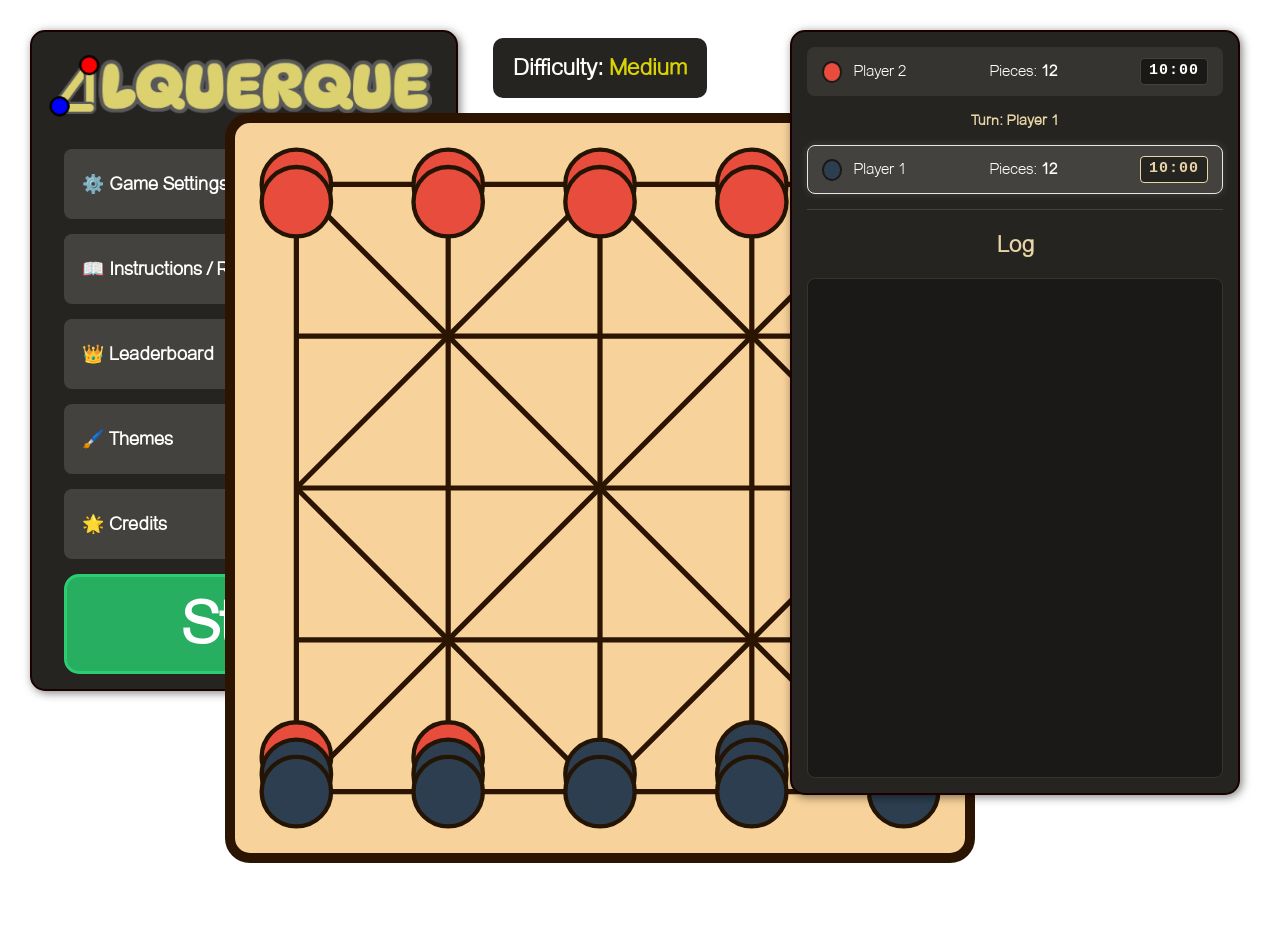
<file: index.html>
<!DOCTYPE html>
<html lang="en">
<head>
    <meta charset="UTF-8">
    <title>Alquerque</title>
    <script src="game.js" defer></script>
    <script src="ai.js" defer></script>

    
    <link rel="stylesheet" href="visuals.css">
</head>

<div class="popup-overlay" id="popup" onclick="closePopup(event)">
    <div class="popup-content" role="dialog" aria-modal="true">
        <button class="popup-close" onclick="closePopup()" aria-label="Close">✕</button>

        <div id="panel-leaderboard" class="panel">
            <h2>👑 Leaderboard</h2>
            <table class="leaderboard">
                <tr><th>Level</th><th>Human</th><th>AI</th></tr>
                <tbody id="lb-body"></tbody>
            </table>
        </div>

        <div id="panel-credits" class="panel">
            <h2>Credits</h2>

            <ul class="credits-list">

                <li>Trabalho realizado na Unidade Curricular Tecnologias Web, com o objetivo <br>
                    de desenvolver o jogo Alquerque utilizando JavaScript, CSS e html:
                </li>
                
                <li><strong>Developers:</strong> 
                    <ul>
                        <li>Simão Ribeiro - 202406281</li>
                        <li>Martim Oliveira - 202407302</li>
                        <li>Guilherme Gonçalves  - 202407276</li>
                    </ul>
                </li>
            </ul>


        </div>

        <div id="panel-settings" class="panel">
            <h2>Settings</h2>


            <label><input type="checkbox" id="hintsToggle" checked="checked"> Show possible moves</label>
            <label><input type="checkbox" id="soundToggle" checked="checked"> Sound effects</label>
            <div class="level">
                <button class="btn-easy" onclick="difficulty(1, 'Easy')">Easy</button> 
                <button class="btn-medium" onclick="difficulty(3, 'Medium')">Medium</button> 
                <button class="btn-hard" onclick="difficulty(6, 'Hard')">Hard</button> 
            </div>
            <label>Game time:
                <select onchange="setTime(this.value)">
                    <option value="5">5 min</option>
                    <option value="10" selected>10 min</option>
                    <option value="15">15 min</option>
                </select>
            </label>
        </div>

        <div id="panel-rules" class="panel">
            <h2>Rules</h2>
            
            <ul class="rules-list">
                <li><strong>Turns:</strong> Players alternate turns, making either a move or a capture.</li>
                
                <li><strong>Movement:</strong> A player can move a piece to an adjacent position if:
                    <ul>
                        <li>There is a line connecting the starting and ending positions;</li>
                        <li>The move does not step backward toward their own starting row.</li>
                    </ul>
                </li>
                
                <li><strong>Single and Multiple Captures:</strong> 
                    <ul>
                        <li>An opponent's piece is captured by jumping over it into an empty position connected by a line (jumping backward is allowed);</li>
                        <li>Pieces in the back row can capture sideways or backward;</li>
                        <li>The captured piece is removed from the board;</li>
                        <li><strong>Whenever possible, capture is mandatory.</strong></li>
                        <li><strong>Multiple captures</strong> can be made in a single turn:
                            <ul>
                                <li>Jump directions can change with each capture;</li>
                                <li>The piece <em>cannot</em> visit the same position twice;</li>
                                <li>The piece <em>cannot</em> capture the same opponent's piece twice;</li>
                                <li>Once a capture sequence begins, it is mandatory to continue capturing as long as possible.</li>
                            </ul>
                        </li>
                        <li><strong>Path Choice:</strong> If multiple alternative capture paths exist, any path may be chosen (it does not have to be the one that captures the most pieces).</li>
                    </ul>
                </li>

                <li><strong>Huff (Penalty):</strong> Occurs at the beginning of the turn, before moving or capturing, if:
                    <ul>
                        <li>The player failed to make a mandatory capture and moved a piece instead;</li>
                        <li>The player made a capture, but a multiple capture was possible.</li>
                    </ul>
                    <ul>
                        <li><strong>Penalty:</strong> The opponent can "huff" (permanently remove) 1 piece belonging to the offender;</li>
                        <li>Even if multiple pieces could have captured, only 1 piece is huffed.</li>
                    </ul>
                </li>
                <li><strong>End of the Game:</strong> The game ends and the player loses if:
                    <ul>
                        <li>They have no pieces left to play;</li>
                        <li>They have no valid moves left (neither movements nor captures).</li>
                    </ul>
                </li>

                <li><strong>Draw:</strong> The game can end in a draw by mutual agreement, for example, when:
                    <ul>
                        <li>Captures can no longer occur (pieces cannot move backward and a blocking row exists);</li>
                        <li>No captures have occurred for many turns.</li>
                    </ul>
                </li>
            </ul>
        </div>

        <div id="panel-themes" class="panel">
            <h2>Themes</h2>

            <div class="theme-section">
                <h3>Fundo</h3>  
                <div class="theme-options" id="bg-options">
                    <button class="theme-swatch bg-swatch selected" data-bg="wood"
                            style="background-image:url('https://cdn.architextures.org/textures/23/2/oak-veneermdf-none-rz7xim-1200.jpg')"
                            onclick="setBackground('wood')" title="Madeira"></button>
                    <button class="theme-swatch bg-swatch" data-bg="dark"
                            style="background:#1b1917" onclick="setBackground('dark')" title="Escuro"></button>
                    <button class="theme-swatch bg-swatch" data-bg="green"
                            style="background:#1e5a3a" onclick="setBackground('green')" title="Verde"></button>
                    <button class="theme-swatch bg-swatch" data-bg="blue"
                            style="background:linear-gradient(135deg,#1c3b5a,#3a7bd5)" onclick="setBackground('blue')" title="Azul"></button>
                </div>
                <label class="theme-custom">Imagem (URL):
                    <input type="text" id="bgUrlInput" placeholder="https://...">
                    <button class="gbtn-small" onclick="setCustomBackground()">Aplicar</button>
                </label>
            </div>

            <div class="theme-section">
                <h3>Cores das peças</h3>
                <div class="theme-options" id="piece-options">
                    <button class="theme-swatch piece-swatch selected" data-pieces="classic"
                            style="background:linear-gradient(90deg,#2c3e50 50%,#e74c3c 50%)"
                            onclick="setPieceTheme('classic')" title="Clássico"></button>
                    <button class="theme-swatch piece-swatch" data-pieces="bw"
                            style="background:linear-gradient(90deg,#111 50%,#f5f5f5 50%)"
                            onclick="setPieceTheme('bw')" title="Preto / Branco"></button>
                    <button class="theme-swatch piece-swatch" data-pieces="gold"
                            style="background:linear-gradient(90deg,#8e44ad 50%,#f1c40f 50%)"
                            onclick="setPieceTheme('gold')" title="Roxo / Dourado"></button>
                    <button class="theme-swatch piece-swatch" data-pieces="nature"
                            style="background:linear-gradient(90deg,#16a085 50%,#d35400 50%)"
                            onclick="setPieceTheme('nature')" title="Turquesa / Laranja"></button>
                </div>
                <label class="theme-custom">
                    Jogador 1 <input type="color" id="p1Color" value="#2c3e50" oninput="setCustomPieceColors()">
                    Jogador 2 <input type="color" id="p2Color" value="#e74c3c" oninput="setCustomPieceColors()">
                </label>
            </div>

            <button class="gbtn-small" onclick="resetTheme()">Repor predefinição</button>
        </div>


        <div id="panel-draw" class="panel">
            <h2>Accept Draw?</h2>
            <div class="level">
                <button class="btn-easy" onclick="endGame(null, 'Empate por acordo.')">Yes</button> 
                <button class="btn-hard" onclick="handleHumanRefusedDraw()">No</button> 
            </div>
        </div>
        <div id="panel-endGame" class="panel">
            <h2>END</h2>
            <p id="endGameMessage"></p>
            <div class="level">
                <button class="btn-easy" onclick="restartGame()">Play again</button>
                <button class="btn-hard" onclick="closePopup()">Close</button>
            </div>
        </div>
    </div>
</div>

<body>
    <!-- <h1 class="page-title"></h1>-->
    <aside class="leftSidebar">
        <div class="sidebar-header">
            <img alt="LOGO" src="AlquerqueLogo (1).png" class="logo">
            <!-- <h1>Alquerque</h1>-->
        </div>
        <div class="sidebar-buttons">
            <button class="btn" onclick="openPopup('settings')"> ⚙️ Game Settings </button>
            <button class="btn" onclick="openPopup('rules')"> 📖 Instructions / Rules </button>
            <button class="btn" onclick="showScores(); openPopup('leaderboard')"> 👑 Leaderboard </button>
            <button class="btn" onclick="openPopup('themes')"> 🖌️ Themes </button>
            <button class="btn" onclick="openPopup('credits')"> 🌟 Credits </button>

            <button class="gbtn hidden" id="end-chain-btn">End turn</button>
            <button class="gbtn hidden" id="draw-btn" onclick="openPopup('draw')">Draw</button>
            <button class="gbtn hidden" id="resign-btn" onclick="resignGame()">Resign</button>
            <button class="gbtn" id="start-btn" onclick="showPlayButtons()">Start</button>
            <button class="gbtn hidden" id="pvp-btn" onclick="startGame('pvp')">Player vs Player</button>
            <button class="gbtn hidden" id="start-ai-btn" onclick="startGame('ai')">Player vs AI</button>
        </div>
        </div>
    </aside>

    <aside class="chatSidebar">
        <div class="player-status-panel">
            <div class="player-card" id="player2-card">
                <span class="player-dot red" id="dot-p2"></span>
                <div class="player-info">
                    <span class="player-name">Player 2</span>
                    <span class="player-pieces">Pieces: <strong id="p2-count">12</strong></span>
                    <span class="player-timer" id="timer-p2">10:00</span>
                </div>
            </div>

            <div class="match-info">
                <span id="turn-indicator">Turn: Player 1</span>
            </div>

            <div class="player-card active" id="player1-card">
                <span class="player-dot dark" id="dot-p1"></span>
                <div class="player-info">
                    <span class="player-name">Player 1</span>
                    <span class="player-pieces">Pieces: <strong id="p1-count">12</strong></span>
                    <span class="player-timer" id="timer-p1">10:00</span>
                </div>
            </div>
        </div>


        <div class="chatSidebar-header">
            <h2>Log</h2>
        </div>
        <div class="chatSidebar-text" id="gameText">
        </div>
    </aside>
    
<main class="game-layout">
        <div id="difficulty-box">Difficulty: <span id="difficulty-name">Medium</span></div>
        <div class="board">
            <svg viewBox="0 0 400 400"
                xmlns="http://www.w3.org/2000/svg"
                class="board-grid">

                <!-- Linhas verticais e horizontais-->
                <path d="
                    M25 25 V375
                    M112.5 25 V375
                    M200 25 V375
                    M287.5 25 V375
                    M375 25 V375    

                    M25 25 H375
                    M25 112.5 H375
                    M25 200 H375
                    M25 287.5 H375
                    M25 375 H375
                "/>

                <!-- Diagonais -->
                <path d="
                    M25 25 L112.5 112.5
                    M200 25 L112.5 112.5
                    M200 25 L287.5 112.5
                    M375 25 L287.5 112.5

                    M25 200 L112.5 112.5
                    M200 200 L112.5 112.5
                    M200 200 L287.5 112.5
                    M375 200 L287.5 112.5

                    M25 200 L112.5 287.5
                    M200 200 L112.5 287.5
                    M200 200 L287.5 287.5
                    M375 200 L287.5 287.5

                    M25 375 L112.5 287.5
                    M200 375 L112.5 287.5
                    M200 375 L287.5 287.5
                    M375 375 L287.5 287.5
                "/>

                <!-- Peças -->
                <g class="pieces">
                    <!-- Linha 0 -->
                    <circle cx="25" cy="25" data-row="0" data-col="0"/>
                    <circle cx="112.5" cy="25"  data-row="0" data-col="1"/>
                    <circle cx="200" cy="25" data-row="0" data-col="2"/>
                    <circle cx="287.5" cy="25" data-row="0" data-col="3"/>
                    <circle cx="375" cy="25" data-row="0" data-col="4"/>

                    <!-- Linha 1 -->
                    <circle cx="25" cy="35" data-row="1" data-col="0"/>
                    <circle cx="112.5" cy="35" data-row="1" data-col="1"/>
                    <circle cx="200" cy="35" data-row="1" data-col="2"/>
                    <circle cx="287.5" cy="35" data-row="1" data-col="3"/>
                    <circle cx="375" cy="35" data-row="1" data-col="4"/>

                    <!-- Linha 2 -->
                    <circle cx="25" cy="355" data-row="2" data-col="0"/>
                    <circle cx="112.5" cy="355" data-row="2" data-col="1"/>
                    <circle cx="200" cy="355" data-row="2" data-col="2"/> <!-- O centro vazio! -->
                    <circle cx="287.5" cy="355" data-row="2" data-col="3"/>
                    <circle cx="375" cy="355" data-row="2" data-col="4"/>

                    <!-- Linha 3 -->
                    <circle cx="25" cy="365" data-row="3" data-col="0"/>
                    <circle cx="112.5" cy="365" data-row="3" data-col="1"/>
                    <circle cx="200" cy="365" data-row="3" data-col="2"/>
                    <circle cx="287.5" cy="365" data-row="3" data-col="3"/>
                   
                   
                    <circle cx="375" cy="365" data-row="3" data-col="4"/>

                    <!-- Linha 4 -->
                    <circle cx="25" cy="375" data-row="4" data-col="0"/>
                    <circle cx="112.5" cy="375" data-row="4" data-col="1"/>
                    <circle cx="200" cy="375" data-row="4" data-col="2"/>
                    <circle cx="287.5" cy="375" data-row="4" data-col="3"/>
                    <circle cx="375" cy="375" data-row="4" data-col="4"/>
                </g>
            </svg>

        </div>
    </main>
</body>
</html>
</file>
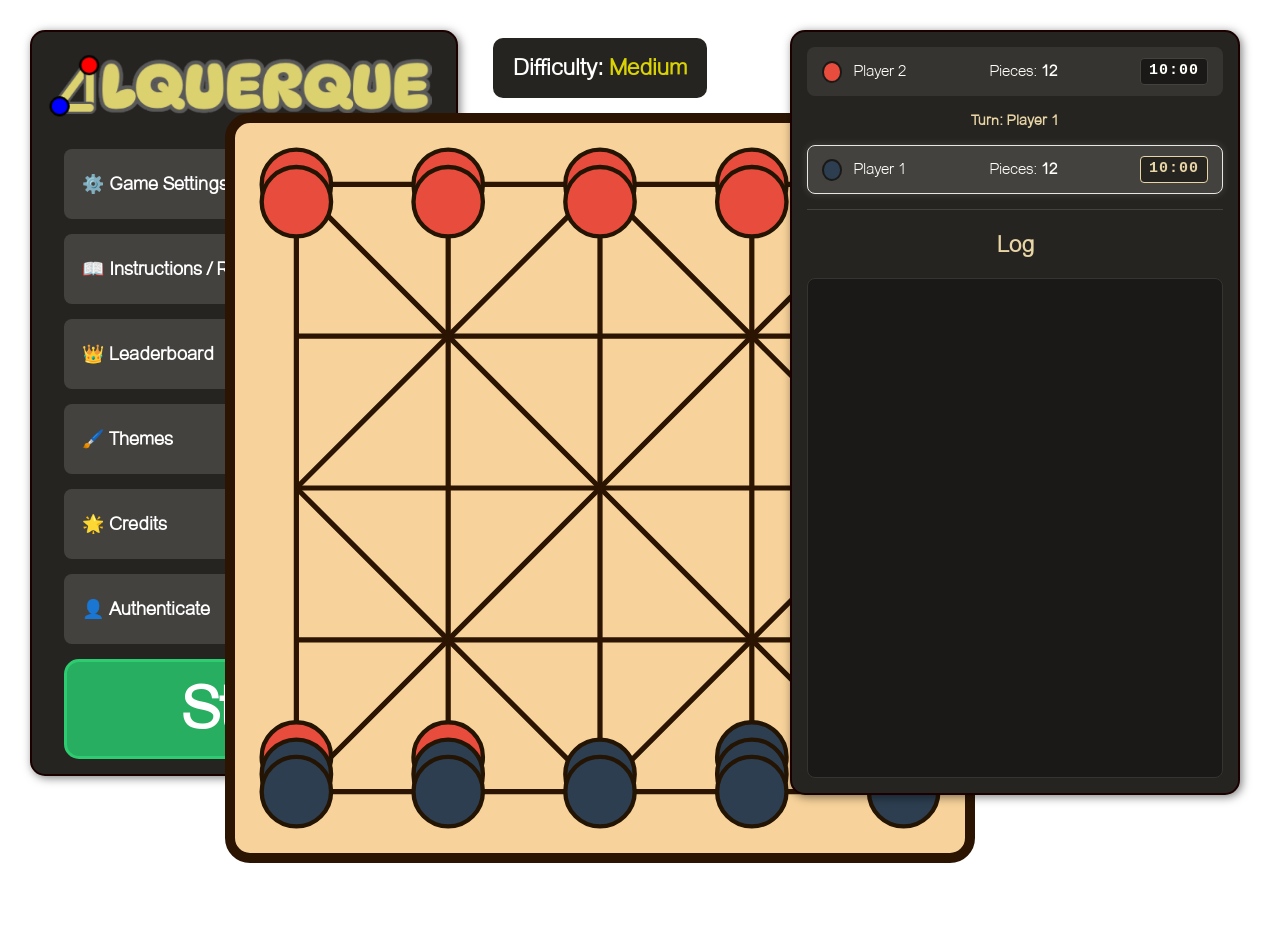
<file: Alquerque_Trabalho_P2(23_11_2026)/index.html>
<!DOCTYPE html>
<html lang="en">
<head>
    <meta charset="UTF-8">
    <title>Alquerque</title>
    <script src="game.js"></script>
    <script src="ai.js"></script>
    <script src="api.js"></script>
    <script src="auth.js"></script>
    
    <link rel="stylesheet" href="gameOptions.css">
    <link rel="stylesheet" href="board.css">
    <link rel="stylesheet" href="playerStats.css">
</head>
<body>


<div class="popup-overlay" id="popup" onclick="closePopup(event)">
    <div class="popup-content" role="dialog" aria-modal="true">
        <button class="popup-close" onclick="closePopup()">✕</button>
        
        <div id="panel-leaderboard" class="panel">  
            <h1>👑 Leaderboard</h1>
            <table class="leaderboard">
                <tr><th>Level</th><th>Human</th><th>AI</th></tr>
                <tbody id="lb-body"></tbody>
            </table>
        </div>

        <div id="panel-credits" class="panel">
            <h1>Credits</h1>

            <ul class="credits-list">
                <li>Trabalho realizado na Unidade Curricular Tecnologias Web, com o objetivo <br>
                    de desenvolver o jogo Alquerque utilizando JavaScript, CSS e html:
                </li>
                
                <li><strong>Developers:</strong> 
                    <ul>
                        <li>Simão Ribeiro - 202406281</li>
                        <li>Martim Oliveira - 202407302</li>
                        <li>Guilherme Gonçalves  - 202407276</li>
                    </ul>
                </li>
            </ul>
        </div>

        <form id="panel-register" class="panel login-popup">
            <h3>Login / Register</h3>

            <label for="reg-user">Username: </label>
            <input type="text" id="reg-user" name="nick" autocomplete="username" required>

            <label for="reg-pass">Password: </label>
            <input type="password" id="reg-pass" name="password" autocomplete="current-password" required>

            <button type="submit">Enter</button>
        </form>

        <div id="panel-settings" class="panel">
            <h1>Settings</h1>


            <label><input type="checkbox" id="hintsToggle" checked="checked"> Show possible moves</label>
            <label><input type="checkbox" id="soundToggle" checked="checked"> Sound effects</label>
            <div class="level">
                <button class="btn-easy" onclick="difficulty(1, 'Easy')">Easy</button> 
                <button class="btn-medium" onclick="difficulty(3, 'Medium')">Medium</button> 
                <button class="btn-hard" onclick="difficulty(6, 'Hard')">Hard</button> 
            </div>
            <label>Game time:
                <select onchange="setTime(this.value)">
                    <option value="1">1 min</option>
                    <option value="3">3 min</option>
                    <option value="5">5 min</option>
                    <option value="10" selected>10 min</option>
                    <option value="15">15 min</option>
                </select>
            </label>
        </div>

        <div id="panel-rules" class="panel">
            <h1>Rules</h1>
            
            <ul class="rules-list">
                <li><strong>Turns:</strong> Players alternate turns, making either a move, capture or a "huff".</li>
                
                <li><strong>Movement:</strong> A player can move a piece to an adjacent position if:
                    <ul>
                        <li>There is a line connecting the starting and ending positions;</li>
                        <li>The move does not step backward toward their own starting row.</li>
                    </ul>
                </li>
                
                <li><strong>Single and Multiple Captures:</strong> 
                    <ul>
                        <li>An opponent's piece is captured by jumping over it into an empty position connected by a line (jumping backward is allowed);</li>
                        <li>Pieces in the back row can capture sideways or backward;</li>
                        <li>The captured piece is removed from the board;</li>
                        <li><strong>Whenever possible, capture is mandatory.</strong></li>
                        <li><strong>Multiple captures</strong> can be made in a single turn:
                            <ul>
                                <li>Jump directions can change with each capture;</li>
                                <li>The piece <em>cannot</em> visit the same position twice;</li>
                                <li>The piece <em>cannot</em> capture the same opponent's piece twice;</li>
                                <li>Once a capture sequence begins, it is mandatory to continue capturing as long as possible.</li>
                            </ul>
                        </li>
                        <li><strong>Path Choice:</strong> If multiple alternative capture paths exist, any path may be chosen (it does not have to be the one that captures the most pieces).</li>
                    </ul>
                </li>

                <li><strong>Huff (Penalty):</strong> Occurs at the beginning of the turn, before moving or capturing, if:
                    <ul>
                        <li>The player failed to make a mandatory capture and moved a piece instead;</li>
                        <li>The player made a capture, but a multiple capture was possible.</li>
                    </ul>
                    <ul>
                        <li><strong>Penalty:</strong> The opponent can "huff" (permanently remove) 1 piece belonging to the offender;</li>
                        <li>Even if multiple pieces could have captured, only 1 piece is huffed.</li>
                    </ul>
                </li>
                <li><strong>End of the Game:</strong> The game ends and the player loses if:
                    <ul>
                        <li>They have no pieces left to play;</li>
                        <li>They have no valid moves left (neither movements nor captures).</li>
                    </ul>
                </li>

                <li><strong>Draw:</strong> The game can end in a draw by mutual agreement, for example, when:
                    <ul>
                        <li>Captures can no longer occur (pieces cannot move backward and a blocking row exists);</li>
                        <li>No captures have occurred for many turns.</li>
                    </ul>
                </li>
            </ul>
        </div>

        <div id="panel-themes" class="panel">
            <h1>Themes</h1>

            <div class="theme-section">
                <h2>Fundo</h2>  
                <div class="theme-options" id="bg-options">
                    <button class="theme-swatch bg-swatch selected" data-bg="wood"
                            style="background-image:url('https://cdn.architextures.org/textures/23/2/oak-veneermdf-none-rz7xim-1200.jpg')"
                            onclick="setBackground('wood')" title="Madeira"></button>
                    <button class="theme-swatch bg-swatch" data-bg="dark"
                            style="background:#1b1917" onclick="setBackground('dark')" title="Escuro"></button>
                    <button class="theme-swatch bg-swatch" data-bg="green"
                            style="background:#1e5a3a" onclick="setBackground('green')" title="Verde"></button>
                    <button class="theme-swatch bg-swatch" data-bg="blue"
                            style="background:linear-gradient(135deg,#1c3b5a,#3a7bd5)" onclick="setBackground('blue')" title="Azul"></button>
                </div>
                <label class="theme-custom">Imagem (URL):
                    <input type="text" id="bgUrlInput" placeholder="https://...">
                </label>
                <label class="theme-custom">Imagem (URL):
                    <button class="pieces-themes" onclick="setCustomBackground()">Aplicar</button>
                </label>
            </div>

            <div class="theme-section">
                <h2>Cores das peças</h2>
                <div class="theme-options" id="piece-options">
                    <button class="theme-swatch piece-swatch selected" data-pieces="classic"
                            style="background:linear-gradient(90deg,#2c3e50 50%,#e74c3c 50%)"
                            onclick="setPieceTheme('classic')" title="Clássico"></button>
                    <button class="theme-swatch piece-swatch" data-pieces="bw"
                            style="background:linear-gradient(90deg,#111 50%,#f5f5f5 50%)"
                            onclick="setPieceTheme('bw')" title="Preto / Branco"></button>
                    <button class="theme-swatch piece-swatch" data-pieces="gold"
                            style="background:linear-gradient(90deg,#8e44ad 50%,#f1c40f 50%)"
                            onclick="setPieceTheme('gold')" title="Roxo / Dourado"></button>
                    <button class="theme-swatch piece-swatch" data-pieces="nature"
                            style="background:linear-gradient(90deg,#16a085 50%,#d35400 50%)"
                            onclick="setPieceTheme('nature')" title="Turquesa / Laranja"></button>
                </div>
                <label class="theme-custom">
                    Jogador 1 <input type="color" id="p1Color" value="#2c3e50" oninput="setCustomPieceColors()">
                </label>
                <label class="theme-custom">
                    Jogador 2 <input type="color" id="p2Color" value="#e74c3c" oninput="setCustomPieceColors()">
                </label>
            </div>

            <button class="pieces-themes" onclick="resetTheme()">Repor predefinição</button>
        </div>


        <div id="panel-draw" class="panel">
            <h1>Accept Draw?</h1>
            <div class="level">
                <button class="btn-easy" onclick="endGame(null, 'Empate por acordo.')">Yes</button> 
                <button class="btn-hard" onclick="handleHumanRefusedDraw()">No</button> 
            </div>
        </div>
        <div id="panel-endGame" class="panel">
            <h1>END</h1>
            <p id="endGameMessage"></p>
            <div class="level">
                <button class="btn-easy" onclick="restartGame()">Play again</button>
                <button class="btn-hard" onclick="closePopup()">Close</button>
            </div>
        </div>
    </div>
</div>


    <aside class="leftSidebar">
        <div class="sidebar-header">
            <img alt="LOGO" src="AlquerqueLogo(1).png" class="logo">
        </div>
        <div class="sidebar-buttons">
            <button class="btn" onclick="openPopup('settings')"> ⚙️ Game Settings </button>
            <button class="btn" onclick="openPopup('rules')"> 📖 Instructions / Rules </button>
            <button class="btn" onclick="showScores(); openPopup('leaderboard')"> 👑 Leaderboard </button>
            <button class="btn" onclick="openPopup('themes')"> 🖌️ Themes </button>
            <button class="btn" onclick="openPopup('credits')"> 🌟 Credits </button>
            <button class="btn" onclick="openPopup('register')"> 👤 Authenticate </button>

            <button class="gbtn hidden" id="end-chain-btn">End turn</button>
            <button class="gbtn hidden" id="draw-btn" onclick="openPopup('draw')">Draw</button>
            <button class="gbtn hidden" id="resign-btn" onclick="resignGame()">Resign</button>
            <button class="gbtn" id="start-btn" onclick="showPlayButtons()">Start</button>
            <button class="gbtn hidden" id="pvp-btn" onclick="startGame('pvp')">Player vs Player</button>
            <button class="gbtn hidden" id="start-ai-btn" onclick="startGame('ai')">Player vs AI</button>
        </div>
    </aside>

    <aside class="chatSidebar">
        <div class="player-status-panel">
            <div class="player-card" id="player2-card">
                <span class="player-dot red" id="dot-p2"></span>
                <div class="player-info">
                    <span class="player-name">Player 2</span>
                    <span class="player-pieces">Pieces: <strong id="p2-count">12</strong></span>
                    <span class="player-timer" id="timer-p2">10:00</span>
                </div>
            </div>

            <div class="match-info">
                <span id="turn-indicator">Turn: Player 1</span>
            </div>

            <div class="player-card active" id="player1-card">
                <span class="player-dot dark" id="dot-p1"></span>
                <div class="player-info">
                    <span class="player-name">Player 1</span>
                    <span class="player-pieces">Pieces: <strong id="p1-count">12</strong></span>
                    <span class="player-timer" id="timer-p1">10:00</span>
                </div>
            </div>
        </div>


        <div class="chatSidebar-header">
            <h1>Log</h1>
        </div>
        <div class="chatSidebar-text" id="gameText">
        </div>
    </aside>

    
    <main class="game-layout">
        <div id="difficulty-box">Difficulty: <span id="difficulty-name">Medium</span></div>
        <div class="board">
            <svg viewBox="0 0 400 400"
                xmlns="http://www.w3.org/2000/svg"
                class="board-grid">

                <!-- Linhas verticais e horizontais-->
                <path d="
                    M25 25 V375
                    M112.5 25 V375
                    M200 25 V375
                    M287.5 25 V375
                    M375 25 V375    

                    M25 25 H375
                    M25 112.5 H375
                    M25 200 H375
                    M25 287.5 H375
                    M25 375 H375
                "/>

                <!-- Diagonais -->
                <path d="
                    M25 25 L112.5 112.5
                    M200 25 L112.5 112.5
                    M200 25 L287.5 112.5
                    M375 25 L287.5 112.5

                    M25 200 L112.5 112.5
                    M200 200 L112.5 112.5
                    M200 200 L287.5 112.5
                    M375 200 L287.5 112.5

                    M25 200 L112.5 287.5
                    M200 200 L112.5 287.5
                    M200 200 L287.5 287.5
                    M375 200 L287.5 287.5

                    M25 375 L112.5 287.5
                    M200 375 L112.5 287.5
                    M200 375 L287.5 287.5
                    M375 375 L287.5 287.5
                "/>

                <!-- Peças -->
                <g class="pieces">
                    <!-- Linha 0 -->
                    <circle cx="25" cy="25" data-row="0" data-col="0"/>
                    <circle cx="112.5" cy="25"  data-row="0" data-col="1"/>
                    <circle cx="200" cy="25" data-row="0" data-col="2"/>
                    <circle cx="287.5" cy="25" data-row="0" data-col="3"/>
                    <circle cx="375" cy="25" data-row="0" data-col="4"/>

                    <!-- Linha 1 -->
                    <circle cx="25" cy="35" data-row="1" data-col="0"/>
                    <circle cx="112.5" cy="35" data-row="1" data-col="1"/>
                    <circle cx="200" cy="35" data-row="1" data-col="2"/>
                    <circle cx="287.5" cy="35" data-row="1" data-col="3"/>
                    <circle cx="375" cy="35" data-row="1" data-col="4"/>

                    <!-- Linha 2 -->
                    <circle cx="25" cy="355" data-row="2" data-col="0"/>
                    <circle cx="112.5" cy="355" data-row="2" data-col="1"/>
                    <circle cx="200" cy="355" data-row="2" data-col="2"/> <!-- O centro vazio! -->
                    <circle cx="287.5" cy="355" data-row="2" data-col="3"/>
                    <circle cx="375" cy="355" data-row="2" data-col="4"/>

                    <!-- Linha 3 -->
                    <circle cx="25" cy="365" data-row="3" data-col="0"/>
                    <circle cx="112.5" cy="365" data-row="3" data-col="1"/>
                    <circle cx="200" cy="365" data-row="3" data-col="2"/>
                    <circle cx="287.5" cy="365" data-row="3" data-col="3"/>
                   
                   
                    <circle cx="375" cy="365" data-row="3" data-col="4"/>

                    <!-- Linha 4 -->
                    <circle cx="25" cy="375" data-row="4" data-col="0"/>
                    <circle cx="112.5" cy="375" data-row="4" data-col="1"/>
                    <circle cx="200" cy="375" data-row="4" data-col="2"/>
                    <circle cx="287.5" cy="375" data-row="4" data-col="3"/>
                    <circle cx="375" cy="375" data-row="4" data-col="4"/>
                </g>
            </svg>

        </div>
    </main>
</body>
</html>
</file>
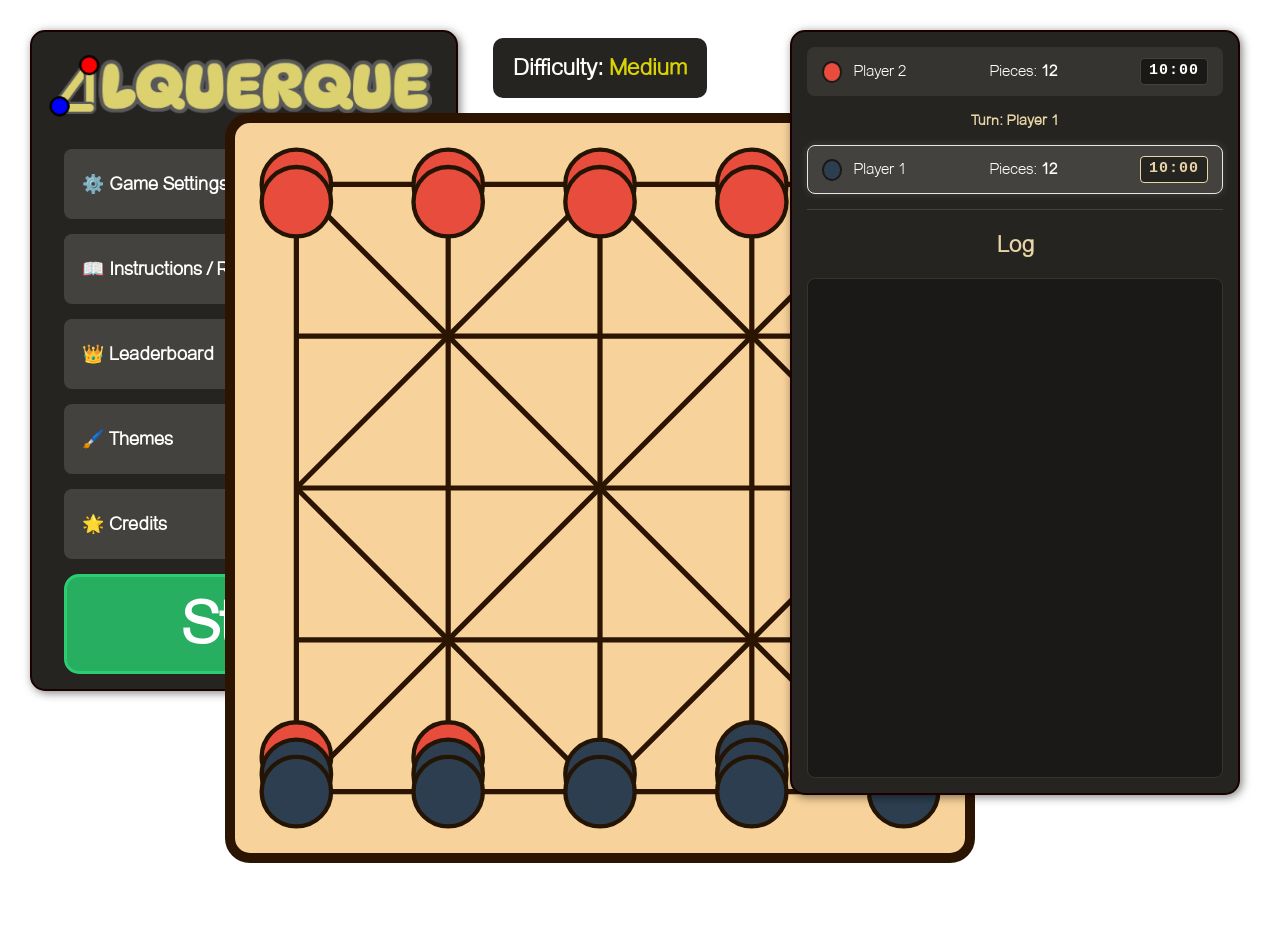
<file: AlquerqueP1_26_Grupo32/index.html>
<!DOCTYPE html>
<html lang="en">
<head>
    <meta charset="UTF-8">
    <title>Alquerque</title>
    <script src="game.js" defer></script>
    <script src="ai.js" defer></script>
    
    <link rel="stylesheet" href="gameOptions.css">
    <link rel="stylesheet" href="board.css">
    <link rel="stylesheet" href="playerStats.css">
</head>

<body>
<div class="popup-overlay" id="popup" onclick="closePopup(event)">
    <div class="popup-content" role="dialog" aria-modal="true">
        <button class="popup-close" onclick="closePopup()" aria-label="Close">✕</button>

        <div id="panel-leaderboard" class="panel">
            <h1>👑 Leaderboard</h1>
            <table class="leaderboard">
                <tr><th>Level</th><th>Human</th><th>AI</th></tr>
                <tbody id="lb-body"></tbody>
            </table>
        </div>

        <div id="panel-credits" class="panel">
            <h1>Credits</h1>

            <ul class="credits-list">

                <li>Trabalho realizado na Unidade Curricular Tecnologias Web, com o objetivo <br>
                    de desenvolver o jogo Alquerque utilizando JavaScript, CSS e html:
                </li>
                
                <li><strong>Developers:</strong> 
                    <ul>
                        <li>Simão Ribeiro - 202406281</li>
                        <li>Martim Oliveira - 202407302</li>
                        <li>Guilherme Gonçalves  - 202407276</li>
                    </ul>
                </li>
            </ul>


        </div>

        <div id="panel-settings" class="panel">
            <h1>Settings</h1>


            <label><input type="checkbox" id="hintsToggle" checked="checked"> Show possible moves</label>
            <label><input type="checkbox" id="soundToggle" checked="checked"> Sound effects</label>
            <div class="level">
                <button class="btn-easy" onclick="difficulty(1, 'Easy')">Easy</button> 
                <button class="btn-medium" onclick="difficulty(3, 'Medium')">Medium</button> 
                <button class="btn-hard" onclick="difficulty(6, 'Hard')">Hard</button> 
            </div>
            <label>Game time:
                <select onchange="setTime(this.value)">
                    <option value="1">1 min</option>
                    <option value="3">3 min</option>
                    <option value="5">5 min</option>
                    <option value="10" selected>10 min</option>
                    <option value="15">15 min</option>
                </select>
            </label>
        </div>

        <div id="panel-rules" class="panel">
            <h1>Rules</h1>
            
            <ul class="rules-list">
                <li><strong>Turns:</strong> Players alternate turns, making either a move, capture or a "huff".</li>
                
                <li><strong>Movement:</strong> A player can move a piece to an adjacent position if:
                    <ul>
                        <li>There is a line connecting the starting and ending positions;</li>
                        <li>The move does not step backward toward their own starting row.</li>
                    </ul>
                </li>
                
                <li><strong>Single and Multiple Captures:</strong> 
                    <ul>
                        <li>An opponent's piece is captured by jumping over it into an empty position connected by a line (jumping backward is allowed);</li>
                        <li>Pieces in the back row can capture sideways or backward;</li>
                        <li>The captured piece is removed from the board;</li>
                        <li><strong>Whenever possible, capture is mandatory.</strong></li>
                        <li><strong>Multiple captures</strong> can be made in a single turn:
                            <ul>
                                <li>Jump directions can change with each capture;</li>
                                <li>The piece <em>cannot</em> visit the same position twice;</li>
                                <li>The piece <em>cannot</em> capture the same opponent's piece twice;</li>
                                <li>Once a capture sequence begins, it is mandatory to continue capturing as long as possible.</li>
                            </ul>
                        </li>
                        <li><strong>Path Choice:</strong> If multiple alternative capture paths exist, any path may be chosen (it does not have to be the one that captures the most pieces).</li>
                    </ul>
                </li>

                <li><strong>Huff (Penalty):</strong> Occurs at the beginning of the turn, before moving or capturing, if:
                    <ul>
                        <li>The player failed to make a mandatory capture and moved a piece instead;</li>
                        <li>The player made a capture, but a multiple capture was possible.</li>
                    </ul>
                    <ul>
                        <li><strong>Penalty:</strong> The opponent can "huff" (permanently remove) 1 piece belonging to the offender;</li>
                        <li>Even if multiple pieces could have captured, only 1 piece is huffed.</li>
                    </ul>
                </li>
                <li><strong>End of the Game:</strong> The game ends and the player loses if:
                    <ul>
                        <li>They have no pieces left to play;</li>
                        <li>They have no valid moves left (neither movements nor captures).</li>
                    </ul>
                </li>

                <li><strong>Draw:</strong> The game can end in a draw by mutual agreement, for example, when:
                    <ul>
                        <li>Captures can no longer occur (pieces cannot move backward and a blocking row exists);</li>
                        <li>No captures have occurred for many turns.</li>
                    </ul>
                </li>
            </ul>
        </div>

        <div id="panel-themes" class="panel">
            <h1>Themes</h1>

            <div class="theme-section">
                <h2>Fundo</h2>  
                <div class="theme-options" id="bg-options">
                    <button class="theme-swatch bg-swatch selected" data-bg="wood"
                            style="background-image:url('https://cdn.architextures.org/textures/23/2/oak-veneermdf-none-rz7xim-1200.jpg')"
                            onclick="setBackground('wood')" title="Madeira"></button>
                    <button class="theme-swatch bg-swatch" data-bg="dark"
                            style="background:#1b1917" onclick="setBackground('dark')" title="Escuro"></button>
                    <button class="theme-swatch bg-swatch" data-bg="green"
                            style="background:#1e5a3a" onclick="setBackground('green')" title="Verde"></button>
                    <button class="theme-swatch bg-swatch" data-bg="blue"
                            style="background:linear-gradient(135deg,#1c3b5a,#3a7bd5)" onclick="setBackground('blue')" title="Azul"></button>
                </div>
                <label class="theme-custom">Imagem (URL):
                    <input type="text" id="bgUrlInput" placeholder="https://...">
                </label>
                <label class="theme-custom">Imagem (URL):
                    <button class="pieces-themes" onclick="setCustomBackground()">Aplicar</button>
                </label>
            </div>

            <div class="theme-section">
                <h2>Cores das peças</h2>
                <div class="theme-options" id="piece-options">
                    <button class="theme-swatch piece-swatch selected" data-pieces="classic"
                            style="background:linear-gradient(90deg,#2c3e50 50%,#e74c3c 50%)"
                            onclick="setPieceTheme('classic')" title="Clássico"></button>
                    <button class="theme-swatch piece-swatch" data-pieces="bw"
                            style="background:linear-gradient(90deg,#111 50%,#f5f5f5 50%)"
                            onclick="setPieceTheme('bw')" title="Preto / Branco"></button>
                    <button class="theme-swatch piece-swatch" data-pieces="gold"
                            style="background:linear-gradient(90deg,#8e44ad 50%,#f1c40f 50%)"
                            onclick="setPieceTheme('gold')" title="Roxo / Dourado"></button>
                    <button class="theme-swatch piece-swatch" data-pieces="nature"
                            style="background:linear-gradient(90deg,#16a085 50%,#d35400 50%)"
                            onclick="setPieceTheme('nature')" title="Turquesa / Laranja"></button>
                </div>
                <label class="theme-custom">
                    Jogador 1 <input type="color" id="p1Color" value="#2c3e50" oninput="setCustomPieceColors()">
                </label>
                <label class="theme-custom">
                    Jogador 2 <input type="color" id="p2Color" value="#e74c3c" oninput="setCustomPieceColors()">
                </label>
            </div>

            <button class="pieces-themes" onclick="resetTheme()">Repor predefinição</button>
        </div>


        <div id="panel-draw" class="panel">
            <h1>Accept Draw?</h1>
            <div class="level">
                <button class="btn-easy" onclick="endGame(null, 'Empate por acordo.')">Yes</button> 
                <button class="btn-hard" onclick="handleHumanRefusedDraw()">No</button> 
            </div>
        </div>
        <div id="panel-endGame" class="panel">
            <h1>END</h1>
            <p id="endGameMessage"></p>
            <div class="level">
                <button class="btn-easy" onclick="restartGame()">Play again</button>
                <button class="btn-hard" onclick="closePopup()">Close</button>
            </div>
        </div>
    </div>
</div>


    <aside class="leftSidebar">
        <div class="sidebar-header">
            <img alt="LOGO" src="AlquerqueLogo(1).png" class="logo">
        </div>
        <div class="sidebar-buttons">
            <button class="btn" onclick="openPopup('settings')"> ⚙️ Game Settings </button>
            <button class="btn" onclick="openPopup('rules')"> 📖 Instructions / Rules </button>
            <button class="btn" onclick="showScores(); openPopup('leaderboard')"> 👑 Leaderboard </button>
            <button class="btn" onclick="openPopup('themes')"> 🖌️ Themes </button>
            <button class="btn" onclick="openPopup('credits')"> 🌟 Credits </button>

            <button class="gbtn hidden" id="end-chain-btn">End turn</button>
            <button class="gbtn hidden" id="draw-btn" onclick="openPopup('draw')">Draw</button>
            <button class="gbtn hidden" id="resign-btn" onclick="resignGame()">Resign</button>
            <button class="gbtn" id="start-btn" onclick="showPlayButtons()">Start</button>
            <button class="gbtn hidden" id="pvp-btn" onclick="startGame('pvp')">Player vs Player</button>
            <button class="gbtn hidden" id="start-ai-btn" onclick="startGame('ai')">Player vs AI</button>
        </div>
    </aside>

    <aside class="chatSidebar">
        <div class="player-status-panel">
            <div class="player-card" id="player2-card">
                <span class="player-dot red" id="dot-p2"></span>
                <div class="player-info">
                    <span class="player-name">Player 2</span>
                    <span class="player-pieces">Pieces: <strong id="p2-count">12</strong></span>
                    <span class="player-timer" id="timer-p2">10:00</span>
                </div>
            </div>

            <div class="match-info">
                <span id="turn-indicator">Turn: Player 1</span>
            </div>

            <div class="player-card active" id="player1-card">
                <span class="player-dot dark" id="dot-p1"></span>
                <div class="player-info">
                    <span class="player-name">Player 1</span>
                    <span class="player-pieces">Pieces: <strong id="p1-count">12</strong></span>
                    <span class="player-timer" id="timer-p1">10:00</span>
                </div>
            </div>
        </div>


        <div class="chatSidebar-header">
            <h1>Log</h1>
        </div>
        <div class="chatSidebar-text" id="gameText">
        </div>
    </aside>
    
    <main class="game-layout">
        <div id="difficulty-box">Difficulty: <span id="difficulty-name">Medium</span></div>
        <div class="board">
            <svg viewBox="0 0 400 400"
                xmlns="http://www.w3.org/2000/svg"
                class="board-grid">

                <!-- Linhas verticais e horizontais-->
                <path d="
                    M25 25 V375
                    M112.5 25 V375
                    M200 25 V375
                    M287.5 25 V375
                    M375 25 V375    

                    M25 25 H375
                    M25 112.5 H375
                    M25 200 H375
                    M25 287.5 H375
                    M25 375 H375
                "/>

                <!-- Diagonais -->
                <path d="
                    M25 25 L112.5 112.5
                    M200 25 L112.5 112.5
                    M200 25 L287.5 112.5
                    M375 25 L287.5 112.5

                    M25 200 L112.5 112.5
                    M200 200 L112.5 112.5
                    M200 200 L287.5 112.5
                    M375 200 L287.5 112.5

                    M25 200 L112.5 287.5
                    M200 200 L112.5 287.5
                    M200 200 L287.5 287.5
                    M375 200 L287.5 287.5

                    M25 375 L112.5 287.5
                    M200 375 L112.5 287.5
                    M200 375 L287.5 287.5
                    M375 375 L287.5 287.5
                "/>

                <!-- Peças -->
                <g class="pieces">
                    <!-- Linha 0 -->
                    <circle cx="25" cy="25" data-row="0" data-col="0"/>
                    <circle cx="112.5" cy="25"  data-row="0" data-col="1"/>
                    <circle cx="200" cy="25" data-row="0" data-col="2"/>
                    <circle cx="287.5" cy="25" data-row="0" data-col="3"/>
                    <circle cx="375" cy="25" data-row="0" data-col="4"/>

                    <!-- Linha 1 -->
                    <circle cx="25" cy="35" data-row="1" data-col="0"/>
                    <circle cx="112.5" cy="35" data-row="1" data-col="1"/>
                    <circle cx="200" cy="35" data-row="1" data-col="2"/>
                    <circle cx="287.5" cy="35" data-row="1" data-col="3"/>
                    <circle cx="375" cy="35" data-row="1" data-col="4"/>

                    <!-- Linha 2 -->
                    <circle cx="25" cy="355" data-row="2" data-col="0"/>
                    <circle cx="112.5" cy="355" data-row="2" data-col="1"/>
                    <circle cx="200" cy="355" data-row="2" data-col="2"/> <!-- O centro vazio! -->
                    <circle cx="287.5" cy="355" data-row="2" data-col="3"/>
                    <circle cx="375" cy="355" data-row="2" data-col="4"/>

                    <!-- Linha 3 -->
                    <circle cx="25" cy="365" data-row="3" data-col="0"/>
                    <circle cx="112.5" cy="365" data-row="3" data-col="1"/>
                    <circle cx="200" cy="365" data-row="3" data-col="2"/>
                    <circle cx="287.5" cy="365" data-row="3" data-col="3"/>
                   
                   
                    <circle cx="375" cy="365" data-row="3" data-col="4"/>

                    <!-- Linha 4 -->
                    <circle cx="25" cy="375" data-row="4" data-col="0"/>
                    <circle cx="112.5" cy="375" data-row="4" data-col="1"/>
                    <circle cx="200" cy="375" data-row="4" data-col="2"/>
                    <circle cx="287.5" cy="375" data-row="4" data-col="3"/>
                    <circle cx="375" cy="375" data-row="4" data-col="4"/>
                </g>
            </svg>

        </div>
    </main>
</body>
</html>
</file>
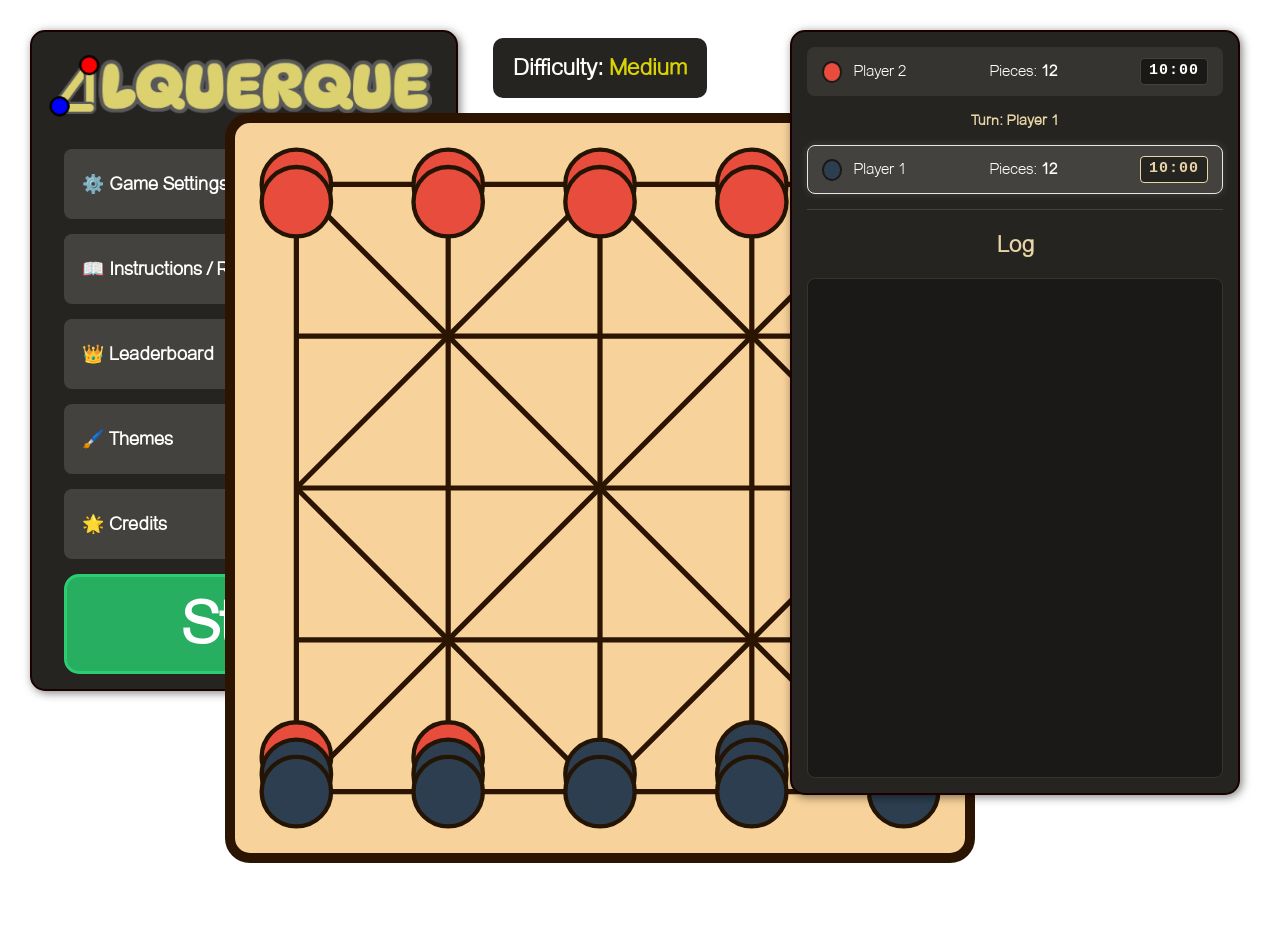
<file: test/index.html>
<!DOCTYPE html>
<html lang="en">
<head>
    <meta charset="UTF-8">
    <title>Alquerque</title>
    <script src="game.js" defer></script>
    <script src="ai.js" defer></script>

    
    <link rel="stylesheet" href="visuals.css">
</head>

<div class="popup-overlay" id="popup" onclick="closePopup(event)">
    <div class="popup-content" role="dialog" aria-modal="true">
        <button class="popup-close" onclick="closePopup()" aria-label="Close">✕</button>

        <div id="panel-leaderboard" class="panel">
            <h2>👑 Leaderboard</h2>
            <table class="leaderboard">
                <tr><th>Level</th><th>Human</th><th>AI</th></tr>
                <tbody id="lb-body"></tbody>
            </table>
        </div>

        <div id="panel-credits" class="panel">
            <h2>Credits</h2>

            <ul class="credits-list">

                <li>Trabalho realizado na Unidade Curricular Tecnologias Web, com o objetivo <br>
                    de desenvolver o jogo Alquerque utilizando JavaScript, CSS e html:
                </li>
                
                <li><strong>Developers:</strong> 
                    <ul>
                        <li>Simão Ribeiro - 202406281</li>
                        <li>Martim Oliveira - 202407302</li>
                        <li>Guilherme Gonçalves  - 202407276</li>
                    </ul>
                </li>
            </ul>


        </div>

        <div id="panel-settings" class="panel">
            <h2>Settings</h2>


            <label><input type="checkbox" id="hintsToggle" checked="checked"> Show possible moves</label>
            <label><input type="checkbox" id="soundToggle" checked="checked"> Sound effects</label>
            <div class="level">
                <button class="btn-easy" onclick="difficulty(1, 'Easy')">Easy</button> 
                <button class="btn-medium" onclick="difficulty(3, 'Medium')">Medium</button> 
                <button class="btn-hard" onclick="difficulty(6, 'Hard')">Hard</button> 
            </div>
            <label>Game time:
                <select onchange="setTime(this.value)">
                    <option value="5">5 min</option>
                    <option value="10" selected>10 min</option>
                    <option value="15">15 min</option>
                </select>
            </label>
        </div>

        <div id="panel-rules" class="panel">
            <h2>Rules</h2>
            
            <ul class="rules-list">
                <li><strong>Turns:</strong> Players alternate turns, making either a move or a capture.</li>
                
                <li><strong>Movement:</strong> A player can move a piece to an adjacent position if:
                    <ul>
                        <li>There is a line connecting the starting and ending positions;</li>
                        <li>The move does not step backward toward their own starting row.</li>
                    </ul>
                </li>
                
                <li><strong>Single and Multiple Captures:</strong> 
                    <ul>
                        <li>An opponent's piece is captured by jumping over it into an empty position connected by a line (jumping backward is allowed);</li>
                        <li>Pieces in the back row can capture sideways or backward;</li>
                        <li>The captured piece is removed from the board;</li>
                        <li><strong>Whenever possible, capture is mandatory.</strong></li>
                        <li><strong>Multiple captures</strong> can be made in a single turn:
                            <ul>
                                <li>Jump directions can change with each capture;</li>
                                <li>The piece <em>cannot</em> visit the same position twice;</li>
                                <li>The piece <em>cannot</em> capture the same opponent's piece twice;</li>
                                <li>Once a capture sequence begins, it is mandatory to continue capturing as long as possible.</li>
                            </ul>
                        </li>
                        <li><strong>Path Choice:</strong> If multiple alternative capture paths exist, any path may be chosen (it does not have to be the one that captures the most pieces).</li>
                    </ul>
                </li>

                <li><strong>Huff (Penalty):</strong> Occurs at the beginning of the turn, before moving or capturing, if:
                    <ul>
                        <li>The player failed to make a mandatory capture and moved a piece instead;</li>
                        <li>The player made a capture, but a multiple capture was possible.</li>
                    </ul>
                    <ul>
                        <li><strong>Penalty:</strong> The opponent can "huff" (permanently remove) 1 piece belonging to the offender;</li>
                        <li>Even if multiple pieces could have captured, only 1 piece is huffed.</li>
                    </ul>
                </li>
                <li><strong>End of the Game:</strong> The game ends and the player loses if:
                    <ul>
                        <li>They have no pieces left to play;</li>
                        <li>They have no valid moves left (neither movements nor captures).</li>
                    </ul>
                </li>

                <li><strong>Draw:</strong> The game can end in a draw by mutual agreement, for example, when:
                    <ul>
                        <li>Captures can no longer occur (pieces cannot move backward and a blocking row exists);</li>
                        <li>No captures have occurred for many turns.</li>
                    </ul>
                </li>
            </ul>
        </div>

        <div id="panel-themes" class="panel">
            <h2>Themes</h2>

            <div class="theme-section">
                <h3>Fundo</h3>  
                <div class="theme-options" id="bg-options">
                    <button class="theme-swatch bg-swatch selected" data-bg="wood"
                            style="background-image:url('https://cdn.architextures.org/textures/23/2/oak-veneermdf-none-rz7xim-1200.jpg')"
                            onclick="setBackground('wood')" title="Madeira"></button>
                    <button class="theme-swatch bg-swatch" data-bg="dark"
                            style="background:#1b1917" onclick="setBackground('dark')" title="Escuro"></button>
                    <button class="theme-swatch bg-swatch" data-bg="green"
                            style="background:#1e5a3a" onclick="setBackground('green')" title="Verde"></button>
                    <button class="theme-swatch bg-swatch" data-bg="blue"
                            style="background:linear-gradient(135deg,#1c3b5a,#3a7bd5)" onclick="setBackground('blue')" title="Azul"></button>
                </div>
                <label class="theme-custom">Imagem (URL):
                    <input type="text" id="bgUrlInput" placeholder="https://...">
                    <button class="gbtn-small" onclick="setCustomBackground()">Aplicar</button>
                </label>
            </div>

            <div class="theme-section">
                <h3>Cores das peças</h3>
                <div class="theme-options" id="piece-options">
                    <button class="theme-swatch piece-swatch selected" data-pieces="classic"
                            style="background:linear-gradient(90deg,#2c3e50 50%,#e74c3c 50%)"
                            onclick="setPieceTheme('classic')" title="Clássico"></button>
                    <button class="theme-swatch piece-swatch" data-pieces="bw"
                            style="background:linear-gradient(90deg,#111 50%,#f5f5f5 50%)"
                            onclick="setPieceTheme('bw')" title="Preto / Branco"></button>
                    <button class="theme-swatch piece-swatch" data-pieces="gold"
                            style="background:linear-gradient(90deg,#8e44ad 50%,#f1c40f 50%)"
                            onclick="setPieceTheme('gold')" title="Roxo / Dourado"></button>
                    <button class="theme-swatch piece-swatch" data-pieces="nature"
                            style="background:linear-gradient(90deg,#16a085 50%,#d35400 50%)"
                            onclick="setPieceTheme('nature')" title="Turquesa / Laranja"></button>
                </div>
                <label class="theme-custom">
                    Jogador 1 <input type="color" id="p1Color" value="#2c3e50" oninput="setCustomPieceColors()">
                    Jogador 2 <input type="color" id="p2Color" value="#e74c3c" oninput="setCustomPieceColors()">
                </label>
            </div>

            <button class="gbtn-small" onclick="resetTheme()">Repor predefinição</button>
        </div>


        <div id="panel-draw" class="panel">
            <h2>Accept Draw?</h2>
            <div class="level">
                <button class="btn-easy" onclick="endGame(null, 'Empate por acordo.')">Yes</button> 
                <button class="btn-hard" onclick="handleHumanRefusedDraw()">No</button> 
            </div>
        </div>
        <div id="panel-endGame" class="panel">
            <h2>END</h2>
            <p id="endGameMessage"></p>
            <div class="level">
                <button class="btn-easy" onclick="restartGame()">Play again</button>
                <button class="btn-hard" onclick="closePopup()">Close</button>
            </div>
        </div>
    </div>
</div>

<body>
    <!-- <h1 class="page-title"></h1>-->
    <aside class="leftSidebar">
        <div class="sidebar-header">
            <img alt="LOGO" src="AlquerqueLogo (1).png" class="logo">
            <!-- <h1>Alquerque</h1>-->
        </div>
        <div class="sidebar-buttons">
            <button class="btn" onclick="openPopup('settings')"> ⚙️ Game Settings </button>
            <button class="btn" onclick="openPopup('rules')"> 📖 Instructions / Rules </button>
            <button class="btn" onclick="showScores(); openPopup('leaderboard')"> 👑 Leaderboard </button>
            <button class="btn" onclick="openPopup('themes')"> 🖌️ Themes </button>
            <button class="btn" onclick="openPopup('credits')"> 🌟 Credits </button>

            <button class="gbtn hidden" id="end-chain-btn">End turn</button>
            <button class="gbtn hidden" id="draw-btn" onclick="openPopup('draw')">Draw</button>
            <button class="gbtn hidden" id="resign-btn" onclick="resignGame()">Resign</button>
            <button class="gbtn" id="start-btn" onclick="showPlayButtons()">Start</button>
            <button class="gbtn hidden" id="pvp-btn" onclick="startGame('pvp')">Player vs Player</button>
            <button class="gbtn hidden" id="start-ai-btn" onclick="startGame('ai')">Player vs AI</button>
        </div>
        </div>
    </aside>

    <aside class="chatSidebar">
        <div class="player-status-panel">
            <div class="player-card" id="player2-card">
                <span class="player-dot red" id="dot-p2"></span>
                <div class="player-info">
                    <span class="player-name">Player 2</span>
                    <span class="player-pieces">Pieces: <strong id="p2-count">12</strong></span>
                    <span class="player-timer" id="timer-p2">10:00</span>
                </div>
            </div>

            <div class="match-info">
                <span id="turn-indicator">Turn: Player 1</span>
            </div>

            <div class="player-card active" id="player1-card">
                <span class="player-dot dark" id="dot-p1"></span>
                <div class="player-info">
                    <span class="player-name">Player 1</span>
                    <span class="player-pieces">Pieces: <strong id="p1-count">12</strong></span>
                    <span class="player-timer" id="timer-p1">10:00</span>
                </div>
            </div>
        </div>


        <div class="chatSidebar-header">
            <h2>Log</h2>
        </div>
        <div class="chatSidebar-text" id="gameText">
        </div>
    </aside>
    
<main class="game-layout">
        <div id="difficulty-box">Difficulty: <span id="difficulty-name">Medium</span></div>
        <div class="board">
            <svg viewBox="0 0 400 400"
                xmlns="http://www.w3.org/2000/svg"
                class="board-grid">

                <!-- Linhas verticais e horizontais-->
                <path d="
                    M25 25 V375
                    M112.5 25 V375
                    M200 25 V375
                    M287.5 25 V375
                    M375 25 V375    

                    M25 25 H375
                    M25 112.5 H375
                    M25 200 H375
                    M25 287.5 H375
                    M25 375 H375
                "/>

                <!-- Diagonais -->
                <path d="
                    M25 25 L112.5 112.5
                    M200 25 L112.5 112.5
                    M200 25 L287.5 112.5
                    M375 25 L287.5 112.5

                    M25 200 L112.5 112.5
                    M200 200 L112.5 112.5
                    M200 200 L287.5 112.5
                    M375 200 L287.5 112.5

                    M25 200 L112.5 287.5
                    M200 200 L112.5 287.5
                    M200 200 L287.5 287.5
                    M375 200 L287.5 287.5

                    M25 375 L112.5 287.5
                    M200 375 L112.5 287.5
                    M200 375 L287.5 287.5
                    M375 375 L287.5 287.5
                "/>

                <!-- Peças -->
                <g class="pieces">
                    <!-- Linha 0 -->
                    <circle cx="25" cy="25" data-row="0" data-col="0"/>
                    <circle cx="112.5" cy="25"  data-row="0" data-col="1"/>
                    <circle cx="200" cy="25" data-row="0" data-col="2"/>
                    <circle cx="287.5" cy="25" data-row="0" data-col="3"/>
                    <circle cx="375" cy="25" data-row="0" data-col="4"/>

                    <!-- Linha 1 -->
                    <circle cx="25" cy="35" data-row="1" data-col="0"/>
                    <circle cx="112.5" cy="35" data-row="1" data-col="1"/>
                    <circle cx="200" cy="35" data-row="1" data-col="2"/>
                    <circle cx="287.5" cy="35" data-row="1" data-col="3"/>
                    <circle cx="375" cy="35" data-row="1" data-col="4"/>

                    <!-- Linha 2 -->
                    <circle cx="25" cy="355" data-row="2" data-col="0"/>
                    <circle cx="112.5" cy="355" data-row="2" data-col="1"/>
                    <circle cx="200" cy="355" data-row="2" data-col="2"/> <!-- O centro vazio! -->
                    <circle cx="287.5" cy="355" data-row="2" data-col="3"/>
                    <circle cx="375" cy="355" data-row="2" data-col="4"/>

                    <!-- Linha 3 -->
                    <circle cx="25" cy="365" data-row="3" data-col="0"/>
                    <circle cx="112.5" cy="365" data-row="3" data-col="1"/>
                    <circle cx="200" cy="365" data-row="3" data-col="2"/>
                    <circle cx="287.5" cy="365" data-row="3" data-col="3"/>
                   
                   
                    <circle cx="375" cy="365" data-row="3" data-col="4"/>

                    <!-- Linha 4 -->
                    <circle cx="25" cy="375" data-row="4" data-col="0"/>
                    <circle cx="112.5" cy="375" data-row="4" data-col="1"/>
                    <circle cx="200" cy="375" data-row="4" data-col="2"/>
                    <circle cx="287.5" cy="375" data-row="4" data-col="3"/>
                    <circle cx="375" cy="375" data-row="4" data-col="4"/>
                </g>
            </svg>

        </div>
    </main>
</body>
</html>
</file>
<file: visuals.css>
@font-face {
    font-family: 'Umpush Light';
    src: url('./Umpush Light.ttf') format('truetype');
    font-weight: 300;
    font-style: normal;
    font-display: swap;
}


/*
The <body> tag defines the document's body.
The <body> element contains all the contents of an HTML document, such as headings, paragraphs, images, hyperlinks, tables, lists, etc.
Note: There can only be one <body> element in an HTML documen
*/

/* changes the entire page settings */
body {
    margin: 0;
    min-height: 100vh;
    background-image: var(--bg-image, url("https://cdn.architextures.org/textures/23/2/oak-veneermdf-none-rz7xim-1200.jpg"));
    background-color: var(--bg-color, transparent);
    background-size: cover;
    background-attachment: fixed;
    font-family: 'Umpush Light', sans-serif;
}

/* ---------- Temas ---------- */
.theme-section { margin-bottom: 10px; }
.theme-section h3 { margin: 0 0 8px 0; color: #E8D5A5; font-size: 22px; }

.theme-options {
    display: flex;
    gap: 12px;
    flex-wrap: wrap;
}

.theme-swatch {
    width: 56px;
    height: 56px;
    border-radius: 10px;
    border: 3px solid #44423f;
    background-size: cover;
    background-position: center;
    cursor: pointer;
    transition: 0.2s;
}
.theme-swatch:hover { transform: scale(1.08); }
.theme-swatch.selected {
    border-color: #E8D5A5;
    box-shadow: 0 0 10px rgba(232, 213, 165, 0.8);
}

.theme-custom {
    display: flex;
    align-items: center;
    gap: 8px;
    margin-top: 10px;
    font-size: 16px;
}
.theme-custom input[type="text"] {
    flex: 1;
    padding: 6px 8px;
    border-radius: 6px;
    border: 1px solid #44423f;
    background: #1b1917;
    color: #fefefa;
}
.theme-custom input[type="color"] {
    width: 40px;
    height: 30px;
    border: none;
    background: none;
    cursor: pointer;
}

.gbtn-small {
    padding: 6px 14px;
    border-radius: 8px;
    border: 2px solid rgb(224, 194, 93);
    background-color: #bb8e3a;
    color: white;
    font-family: 'Umpush Light', sans-serif;
    font-size: 16px;
    font-weight: bold;
    cursor: pointer;
}
.gbtn-small:hover { box-shadow: 0 0 10px rgba(255,255,255,0.6); }





/* Title in the top-left corner */
.page-title {
    position: absolute;
    top: 15px;
    left: 20px;

    margin: 0;
    font-size: 40px;
    color: black;
    z-index: 2;
}


.game-layout {
    position: absolute;
    top: 0;
    left: 190px;
    right: 270px;
    min-height: 100vh;
    display: flex;
    flex-direction: column;
    justify-content: center;
    align-items: center;
    pointer-events: none;
}

.game-overlay {
    /* Fixes the overlay across the entire screen or parent container */
    position: absolute;
    top: 0;
    left: 0;
    width: 100%;
    height: 100%;
    
    /* Creates the darkened, semi-transparent background */
    background-color: rgba(0, 0, 0, 0.6); 
    
    /* Modern alternative: Blurs the actual UI elements underneath */
    backdrop-filter: blur(8px); 
    
    /* Pulls this element to the very top layer */
    z-index: 9999; 
    
    /* Centers your "Start Game" button inside the overlay */
    display: flex;
    justify-content: center;
    align-items: center;
}


h1 {
    color: #E8D5A5;
    margin: 10px 0 20px 0;
    font-size: 50px;
    text-align: center;
    font-family: 'Umpush Light';
    font-weight: bold;
}

h2 {
    font-weight: bold;
    color: #e7e7e5;
    font-size: 40px;
    margin: 5px;
    text-align: center;
    font-family: 'Umpush Light';
}


/* board of the game*/
.board {
    width: 750px;
    aspect-ratio: 1 / 1;
    height: auto;
    padding: 18px;
    background-color: rgb(247, 210, 154);
    border: 10px solid rgb(43, 20, 2);
    box-sizing: border-box;
    flex-shrink: 0;
    border-radius: 25px;
    pointer-events: auto; /* Garante que o tabuleiro recebe cliques */
}

/* handles the grid lines of board */
.board-grid {
    width: 100%;
    height: 100%;
    display: block;
    fill: none;
    stroke: rgb(43, 20, 2);
    stroke-width: 3;
}

.logo {
    width: 98%;
    height: auto;
    margin-bottom: 15px;
}

.leftSidebar {
    margin: 30px;
    width: 400px;
    height: auto;
    padding: 15px 12px;
    border-radius: 15px;
    background-color: #262421;
    display: flex;
    flex-direction: column;
    box-shadow: 2px 2px 10px rgba(0, 0, 0, 0.5);
    border: 2px solid #1B0000;
}

/* handles the chat sidebar with log of the game*/
.chatSidebar {
    position: fixed;
    top: 10px;
    right: 20px; /* Distance from the right edge */
    width: 450px;
    height: 85vh;
    z-index: 2;
    margin: 20px;
    border-radius: 15px;
    background-color: #262421;
    display: flex;
    flex-direction: column;
    padding: 15px;
    box-sizing: border-box;
    border: 2px solid #1B0000;
    box-shadow: 2px 2px 10px rgba(0, 0, 0, 0.5);
}

.player-status-panel {
    display: flex;
    flex-direction: column;
    gap: 10px;
    padding-bottom: 15px;
    border-bottom: 1px solid #44423f;
}

.player-card {
    display: flex;
    align-items: center;
    gap: 12px;
    background-color: #363431;
    padding: 10px 14px;
    border-radius: 8px;
    border: 1px solid transparent;
    transition: 0.2s;
}

.player-card.active {
    border-color: #e7e7e5;
    background-color: #44423f;
    box-shadow: 0 0 8px rgba(255, 255, 255, 0.15);
}

.player-dot {
    width: 18px;
    height: 18px;
    border-radius: 50%;
    border: 2px solid #1b1917;
}

.player-dot.dark {
    background-color: #2c3e50;
}

.player-dot.red {
    background-color: #e74c3c;
}

.player-info {
    display: flex;
    justify-content: space-between;
    width: 100%;
    color: #fefefa;
    font-size: 15px;
}

.match-info {
    text-align: center;
    color: #E8D5A5;
    font-size: 14px;
    font-weight: bold;
    padding: 2px 0;
}

.chatSidebar-header {
    margin-top: 10px;
    text-align: center;
}

.chatSidebar-header h2 {
    font-size: 22px;
    color: #E8D5A5;
}

.chatSidebar-text {
    flex-grow: 1; 
    background-color: #1b1917;
    border-radius: 8px;
    padding: 10px;
    margin-top: 8px;
    overflow-y: auto;
    font-size: 14px;
    color: #fefefa;
    border: 1px solid #363431;
}

.sidebar-buttons {
    display: flex;
    flex-direction: column;
    align-items: center;
    gap: 15px;
    width: 100%;
}

.btn {
    height: 70px;
    width: 90%;
    background-color: #44423f; 
    color: white;
    border: none;
    padding: 12px 18px; 
    border-radius: 8px;
    font-size: 18px;
    cursor: pointer;
    transition: 0.2s;
    padding: 14px 18px;
    justify-content: left;
    gap: 10px;
    display: flex;
    align-items: center;
    font-family: 'Umpush Light', sans-serif;
    font-weight: bold;
}

.btn:hover {
    background-color: #5c5a58;
    border: 0.1px solid #ffffff;
    box-shadow: 0 0 12px rgba(255, 255, 255, 0.7);
}

/*
.game-buttons {

    margin-top: 45%;
    pointer-events: auto; 
    z-index: 10;
    display: flex;
    flex-direction: row;  
    align-items: center;    
    gap: 12px;
    font-weight: bold;
    margin-top: 18px;
} */

#start-btn {
    background-color: #27ae60;
    border-color: #2ecc71;
    width: 90%;
    height: 100px;
    font-size: 60px;
}






.gbtn { /* Game Buttons (Start, Draw, Withdraw) */
    width: 75%;
    height: 50px;
    padding: 5px;
    background-color: #bb8e3a; 
    border: 3px solid rgb(224, 194, 93);
    color: rgb(255, 255, 255);
    
    padding: 12px 18px; 
    border-radius: 15px;
    font-size: 30px;
    cursor: pointer;
    transition: 0.2s;
    justify-content: center;
    display: flex;
    align-items: center;
    font-family: 'Umpush Light', sans-serif;
    font-weight: bold;
}

.gbtn:hover {

    border: 0.2px solid #ffffff;
    box-shadow: 0 0 12px rgba(255, 255, 255, 0.7);
}
.gbtn.resign-btn {
    background-color: #c0392b;
    border: 3px solid #e9967a;
}

.gbtn.resign-btn:hover {
    background-color: #922b21;
    border-color: white;
    box-shadow: 0 0 12px rgba(231, 76, 60, 0.7);
}

.gbtn.draw-btn {
    background-color: #922b21;
    border-color: white;
    box-shadow: 0 0 12px rgba(231, 76, 60, 0.7);
}

.gbtn.draw-btn:hover, .gbtn.resign-btn:hover {
    transform: scale(1.03);
}


.pieces circle{
    /*r: 20px;   /* radious */
    stroke-width: 2.5;
    transition: cx 0.6s ease-in-out, cy 0.6s ease-in-out, filter 0.2s, r 0.2s;
}


.popup-overlay {
    display: none;
    position: fixed;
    inset: 0;
    background: rgba(0, 0, 0, 0.6);
    justify-content: center;
    align-items: center;
    z-index: 100;
}
.popup-overlay.open { display: flex; }

.popup-content {
    position: relative;
    background: #262421;
    color: #fefefa;
    padding: 24px 32px;
    border-radius: 15px;
    border: 2px solid #1B0000;
    min-width: 320px;
    max-width: 90vw;
    max-height: 100vh;
    display: flex;
    flex-direction: column;
    box-sizing: border-box;
}

.panel {
    display: flex; 
    flex-direction: column; 
    gap: 12px; 
    }
    
.popup-content h2 { font-size: 60px; }

.panel .rules-list {
    max-height: 500px;
    overflow-y: auto;
    padding: 20px;
    font-size: 18px;     
    line-height: 1.6;   
}

.panel li{
    margin-bottom: 10px ;
}


.popup-close {
    position: absolute;
    top: 10px;
    right: 12px;
    border: none;
    background: none;
    color: #fefefa;
    font-size: 18px;
    cursor: pointer;
}

.player-timer {
    background-color: #1b1917;
    color: #fefefa;
    font-family: monospace;
    font-size: 15px;
    font-weight: bold;
    padding: 3px 8px;
    border-radius: 4px;
    border: 1px solid #44423f;
    letter-spacing: 1px;
}

.player-card.active .player-timer {
    border-color: #E8D5A5;
    color: #E8D5A5;
    background-color: #262421;
}

.hidden {
    display: none !important;
}

.level {
    pointer-events: auto; 
    z-index: 10;
    display: flex;
    flex-direction: row;   
    align-items: center;    
    gap: 12px;
    font-weight: bold;
    margin-top: 18px;
}

/* Estilos gerais partilhados por todos os botões */
.level button {
    color: #fefefa;
    border: 2px solid rgba(0, 0, 0, 0.2);
    border-radius: 8px;
    padding: 8px 16px;
    font-size: 14px;
    font-weight: bold;
    cursor: pointer;
    transition: all 0.2s ease-in-out;
}


/* Easy */
.btn-easy {
    background-color: #27ae60;
}
.btn-easy:hover {
    background-color: #219653;
    transform: translateY(-2px);
}

/* Medium  */
.btn-medium {
    background-color: #dad303;
}
.btn-medium:hover {
    background-color: #d68910;
    transform: translateY(-2px);
}

/* Hard  */
.btn-hard {
    background-color: #e74c3c;
}
.btn-hard:hover {
    background-color: #c0392b;
    transform: translateY(-2px);
}

#start-ai-btn,
#end-chain-btn {
    font-size: 28px;
}

#end-chain-btn {
    background-color: #d68910;
}

.level button.selected {
    outline: 3px solid #fefefa;
    outline-offset: 2px;
}


.pieces circle.huffable {
    stroke: #f1c40f;
    stroke-width: 6;
    cursor: pointer;
}

#difficulty-box {
    background-color: #262421;
    color: #ffffff;
    padding: 10px 20px;
    border-radius: 10px;
    margin-bottom: 15px;
    font-size: 22px;
    font-weight: bold;
}
#difficulty-name {
    color: #dad303;
}


.leaderboard {
    width: 100%;
    text-align: center;
    font-size: 22px;
}
</file>
<file: Alquerque_Trabalho_P2(23_11_2026)/gameOptions.css>
/* Estrutura de sub-títulos */
h1 {
    font-weight: bold;
    color: #e7e7e5;
    font-size: 40px;
    margin: 5px;
    text-align: center;
    font-family: 'Umpush Light';
}

.logo {
    width: 98%;
    height: auto;
    margin-bottom: 15px;
}

/* caixa do lado esquerdo do site */
.leftSidebar {
    margin: 30px;
    width: 400px;
    height: auto;
    padding: 15px 12px;
    border-radius: 15px;
    background-color: #262421;
    display: flex;
    flex-direction: column;
    box-shadow: 2px 2px 10px rgba(0, 0, 0, 0.5);
    border: 2px solid #1B0000;
}

/* classe global que trata dos botoes da barra da esquerda */
.sidebar-buttons {
    display: flex;
    flex-direction: column;
    align-items: center;
    gap: 15px;
    width: 100%;
}

/* botoes especificos das opcoes da barra da esquerda */
.btn {
    height: 70px;
    width: 90%;
    background-color: #44423f; 
    color: white;
    border: none;
    padding: 12px 18px; 
    border-radius: 8px;
    font-size: 18px;
    cursor: pointer;
    transition: 0.2s;
    padding: 14px 18px;
    justify-content: left;
    gap: 10px;
    display: flex;
    align-items: center;
    font-family: 'Umpush Light', sans-serif;
    font-weight: bold;
}

.btn:hover {
    background-color: #5c5a58;
    border: 0.1px solid #ffffff;
    box-shadow: 0 0 12px rgba(255, 255, 255, 0.7);
}

/* botões que controlam o jogo */
.gbtn { 
    width: 75%;
    height: 50px;
    padding: 5px;
    background-color: #bb8e3a; 
    border: 3px solid rgb(224, 194, 93);
    color: rgb(255, 255, 255);
    
    padding: 12px 18px; 
    border-radius: 15px;
    font-size: 30px;
    cursor: pointer;
    transition: 0.2s;
    justify-content: center;
    display: flex;
    align-items: center;
    font-family: 'Umpush Light', sans-serif;
    font-weight: bold;
}

/* esconde os botoes */
.hidden {
    display: none !important;
}

.gbtn:hover {

    border: 0.2px solid #ffffff;
    box-shadow: 0 0 12px rgba(255, 255, 255, 0.7);
}

.gbtn.resign-btn {
    background-color: #c0392b;
    border: 3px solid #e9967a;
}

.gbtn.draw-btn {
    background-color: #922b21;
    border-color: white;
    box-shadow: 0 0 12px rgba(231, 76, 60, 0.7);
}

.gbtn.draw-btn:hover, .gbtn.resign-btn:hover {
    transform: scale(1.03);
    background-color: #922b21;
    border-color: white;
    box-shadow: 0 0 12px rgba(231, 76, 60, 0.7);
}

/* muda visual do grande botao de start */
#start-btn {
    background-color: #27ae60;
    border-color: #2ecc71;
    width: 90%;
    height: 100px;
    font-size: 60px;
}


/* popup dos opções do jogo */
.popup-overlay {
    display: none;
    position: fixed;
    inset: 0;
    background: rgba(0, 0, 0, 0.6);
    justify-content: center;
    align-items: center;
    z-index: 100;
}
.popup-overlay.open { display: flex; }

/* conteudos dos popups */
.popup-content {
    position: relative;
    background: #262421;
    color: #fefefa;
    padding: 24px 32px;
    border-radius: 15px;
    border: 2px solid #1B0000;
    min-width: 320px;
    max-width: 90vw;
    max-height: 100vh;
    display: flex;
    flex-direction: column;
    box-sizing: border-box;
}

.popup-close {
    position: absolute;
    top: 10px;
    right: 12px;
    border: none;
    background: none;
    color: #fefefa;
    font-size: 18px;
    cursor: pointer;
}

.popup-content h1 { font-size: 60px; }


/*cada painel dos popups*/
.panel {
    display: flex; 
    flex-direction: column; 
    gap: 12px; 
}

/*muda a estrutura só das regras para melhorar formatação*/
.panel .rules-list {
    max-height: 500px;
    overflow-y: auto;
    padding: 20px;
    font-size: 18px;     
    line-height: 1.6;   
}

/*espaçamento entre li*/
.panel li{ 
    margin-bottom: 10px ;
}

/*tabela de classificação*/
.leaderboard {
    width: 100%;
    text-align: center;
    font-size: 22px;
}

/*botoes para níveis de dificuldade(dentro das settings)*/
.level {
    pointer-events: auto; 
    z-index: 10;
    display: flex;
    flex-direction: row;   
    align-items: center;    
    gap: 12px;
    font-weight: bold;
    margin-top: 18px;
}

/* Estilos gerais partilhados por todos os botões */
.level button {
    color: #fefefa;
    border: 2px solid rgba(0, 0, 0, 0.2);
    border-radius: 8px;
    padding: 8px 16px;
    font-size: 14px;
    font-weight: bold;
    cursor: pointer;
    transition: all 0.2s ease-in-out;
}

/* Easy */
.btn-easy {
    background-color: #27ae60;
}
.btn-easy:hover {
    background-color: #219653;
    transform: translateY(-2px);
}

/* Medium  */
.btn-medium {
    background-color: #dad303;
}
.btn-medium:hover {
    background-color: #d68910;
    transform: translateY(-2px);
}

/* Hard  */
.btn-hard {
    background-color: #e74c3c;
}
.btn-hard:hover {
    background-color: #c0392b;
    transform: translateY(-2px);
}

/* cores dos botões dos modos de jogo */
#start-ai-btn, #end-chain-btn {
    font-size: 28px;
    background-color: #bb8e3a;
}

.login-popup {
    display: flex;
    flex-direction: column;
    justify-content: center;
    align-items: center;
    color: #fefefa;
    font-size: 25px;
    text-align: center;
}
</file>
<file: Alquerque_Trabalho_P2(23_11_2026)/board.css>
/* Modificar o tipo de letra do site */
@font-face {
    font-family: 'Umpush Light';
    src: url('./Umpush Light.ttf') format('truetype');
    font-weight: 300;
    font-style: normal;
    font-display: swap;
}

/* estrutura geral e backgroud do site */
body {
    margin: 0;
    min-height: 100vh;
    background-image: var(--bg-image, url("https://cdn.architextures.org/textures/23/2/oak-veneermdf-none-rz7xim-1200.jpg"));
    background-color: var(--bg-color, transparent);
    background-size: cover;
    background-attachment: fixed;
    font-family: 'Umpush Light', sans-serif;
}


/* ---------- Temas ---------- */
.theme-section { margin-bottom: 10px; }
.theme-section h2 { margin: 0 0 8px 0; color: #E8D5A5; font-size: 22px; }

.theme-options {
    display: flex;
    gap: 12px;
    flex-wrap: wrap;
}

.theme-swatch {
    width: 56px;
    height: 56px;
    border-radius: 10px;
    border: 3px solid #44423f;
    background-size: cover;
    background-position: center;
    cursor: pointer;
    transition: 0.2s;
}
.theme-swatch:hover { transform: scale(1.08); }
.theme-swatch.selected {
    border-color: #E8D5A5;
    box-shadow: 0 0 10px rgba(232, 213, 165, 0.8);
}

.theme-custom {
    display: flex;
    align-items: center;
    width: 500px;
    gap: 8px;
    margin-top: 10px;
    font-size: 16px;
}
.theme-custom input[type="text"] {
    flex: 1;
    padding: 6px 8px;
    border-radius: 6px;
    border: 1px solid #44423f;
    background: #1b1917;
    color: #fefefa;
}
.theme-custom input[type="color"] {
    width: 40px;
    height: 30px;
    border: none;
    background: none;
    cursor: pointer;
}

.pieces-themes {
    padding: 6px 14px;
    border-radius: 8px;
    border: 2px solid rgb(224, 194, 93);
    background-color: #bb8e3a;
    color: white;
    font-family: 'Umpush Light', sans-serif;
    font-size: 16px;
    font-weight: bold;
    cursor: pointer;
}
.pieces-themes:hover { box-shadow: 0 0 10px rgba(255,255,255,0.6); }


/* Estrutura do tabuleuiro */
.game-layout {
    position: absolute;
    top: 0;
    left: 190px;
    right: 270px;
    min-height: 100vh;
    display: flex;
    flex-direction: column;
    justify-content: center;
    align-items: center;
    pointer-events: none;
}


/* tabuleiro, dentro de game-layout*/
.board {
    width: 750px;
    aspect-ratio: 1 / 1;
    height: auto;
    padding: 18px;
    background-color: rgb(247, 210, 154);
    border: 10px solid rgb(43, 20, 2);
    box-sizing: border-box;
    flex-shrink: 0;
    border-radius: 25px;
    pointer-events: auto; /* Garante que o tabuleiro recebe cliques */
}

/* controla a grelha do board */
.board-grid {
    width: 100%;
    height: 100%;
    display: block;
    fill: none;
    stroke: rgb(43, 20, 2);
    stroke-width: 3;
}

/* dificuldade escolhida */
#difficulty-box {
    background-color: #262421;
    color: #ffffff;
    padding: 10px 20px;
    border-radius: 10px;
    margin-bottom: 15px;
    font-size: 22px;
    font-weight: bold;
}

#difficulty-name {
    color: #dad303;
}

/* peças do jogo */
.pieces circle{
    /*r: 20px;   /* radious */
    stroke-width: 2.5;
    transition: cx 0.6s ease-in-out, cy 0.6s ease-in-out, filter 0.2s, r 0.2s;
}

/* contorno amarelo à volta das peças quando fazes sopro */
.pieces circle.huffable {
    stroke: #7cf10f;
    stroke-width: 6;
    cursor: pointer;
}
</file>
<file: Alquerque_Trabalho_P2(23_11_2026)/playerStats.css>
/* caixa que contem a coluna lateral com o log do jogo */
.chatSidebar {
    position: fixed;
    top: 10px;
    right: 20px; 
    width: 450px;
    height: 85vh;
    z-index: 2;
    margin: 20px;
    border-radius: 15px;
    background-color: #262421;
    display: flex;
    flex-direction: column;
    padding: 15px;
    box-sizing: border-box;
    border: 2px solid #1B0000;
    box-shadow: 2px 2px 10px rgba(0, 0, 0, 0.5);
}

/*mostra o estado do jogo(acima do log)*/
.player-status-panel {
    display: flex;
    flex-direction: column;
    gap: 10px;
    padding-bottom: 15px;
    border-bottom: 1px solid #44423f;
}

/*mostra de quem é a vez, nº peças e timer*/
.player-card {
    display: flex;
    align-items: center;
    gap: 12px;
    background-color: #363431;
    padding: 10px 14px;
    border-radius: 8px;
    border: 1px solid transparent;
    transition: 0.2s;
}

/*dá highlight no jogador ativo dentro da player card*/
.player-card.active {
    border-color: #e7e7e5;
    background-color: #44423f;
    box-shadow: 0 0 8px rgba(255, 255, 255, 0.15);
}

/*visual do jogador em cada player card*/
.player-dot {
    width: 18px;
    height: 18px;
    border-radius: 50%;
    border: 2px solid #1b1917;
}

.player-dot.dark {
    background-color: var(--theme-p1);
}

.player-dot.red {
    background-color: var(--theme-p2);
}

.player-info {
    display: flex;
    justify-content: space-between;
    width: 100%;
    color: #fefefa;
    font-size: 15px;
}

.player-timer {
    background-color: #1b1917;
    color: #fefefa;
    font-family: monospace;
    font-size: 15px;
    font-weight: bold;
    padding: 3px 8px;
    border-radius: 4px;
    border: 1px solid #44423f;
    letter-spacing: 1px;
}

/*pequeno texto entre player cards a dizer de quem é o turno*/
.match-info {
    text-align: center;
    color: #E8D5A5;
    font-size: 14px;
    font-weight: bold;
    padding: 2px 0;
}

/*zona onde aparece logs do jogo(moves e capturas)*/
.chatSidebar-header {
    margin-top: 10px;
    text-align: center;
}

.chatSidebar-header h1 {
    font-size: 22px;
    color: #E8D5A5;
}

.chatSidebar-text {
    flex-grow: 1; 
    background-color: #1b1917;
    border-radius: 8px;
    padding: 10px;
    margin-top: 8px;
    overflow-y: auto;
    font-size: 14px;
    color: #fefefa;
    border: 1px solid #363431;
}

.player-card.active .player-timer {
    border-color: #E8D5A5;
    color: #E8D5A5;
    background-color: #262421;
}
</file>
<file: AlquerqueP1_26_Grupo32/gameOptions.css>
/* Estrutura de sub-títulos */
h1 {
    font-weight: bold;
    color: #e7e7e5;
    font-size: 40px;
    margin: 5px;
    text-align: center;
    font-family: 'Umpush Light';
}

.logo {
    width: 98%;
    height: auto;
    margin-bottom: 15px;
}

/* caixa do lado esquerdo do site */
.leftSidebar {
    margin: 30px;
    width: 400px;
    height: auto;
    padding: 15px 12px;
    border-radius: 15px;
    background-color: #262421;
    display: flex;
    flex-direction: column;
    box-shadow: 2px 2px 10px rgba(0, 0, 0, 0.5);
    border: 2px solid #1B0000;
}

/* classe global que trata dos botoes da barra da esquerda */
.sidebar-buttons {
    display: flex;
    flex-direction: column;
    align-items: center;
    gap: 15px;
    width: 100%;
}

/* botoes especificos das opcoes da barra da esquerda */
.btn {
    height: 70px;
    width: 90%;
    background-color: #44423f; 
    color: white;
    border: none;
    padding: 12px 18px; 
    border-radius: 8px;
    font-size: 18px;
    cursor: pointer;
    transition: 0.2s;
    padding: 14px 18px;
    justify-content: left;
    gap: 10px;
    display: flex;
    align-items: center;
    font-family: 'Umpush Light', sans-serif;
    font-weight: bold;
}

.btn:hover {
    background-color: #5c5a58;
    border: 0.1px solid #ffffff;
    box-shadow: 0 0 12px rgba(255, 255, 255, 0.7);
}

/* botões que controlam o jogo */
.gbtn { 
    width: 75%;
    height: 50px;
    padding: 5px;
    background-color: #bb8e3a; 
    border: 3px solid rgb(224, 194, 93);
    color: rgb(255, 255, 255);
    
    padding: 12px 18px; 
    border-radius: 15px;
    font-size: 30px;
    cursor: pointer;
    transition: 0.2s;
    justify-content: center;
    display: flex;
    align-items: center;
    font-family: 'Umpush Light', sans-serif;
    font-weight: bold;
}

/* esconde os botoes */
.hidden {
    display: none !important;
}

.gbtn:hover {

    border: 0.2px solid #ffffff;
    box-shadow: 0 0 12px rgba(255, 255, 255, 0.7);
}

.gbtn.resign-btn {
    background-color: #c0392b;
    border: 3px solid #e9967a;
}

.gbtn.draw-btn {
    background-color: #922b21;
    border-color: white;
    box-shadow: 0 0 12px rgba(231, 76, 60, 0.7);
}

.gbtn.draw-btn:hover, .gbtn.resign-btn:hover {
    transform: scale(1.03);
    background-color: #922b21;
    border-color: white;
    box-shadow: 0 0 12px rgba(231, 76, 60, 0.7);
}

/* muda visual do grande botao de start */
#start-btn {
    background-color: #27ae60;
    border-color: #2ecc71;
    width: 90%;
    height: 100px;
    font-size: 60px;
}


/* popup dos opções do jogo */
.popup-overlay {
    display: none;
    position: fixed;
    inset: 0;
    background: rgba(0, 0, 0, 0.6);
    justify-content: center;
    align-items: center;
    z-index: 100;
}
.popup-overlay.open { display: flex; }

/* conteudos dos popups */
.popup-content {
    position: relative;
    background: #262421;
    color: #fefefa;
    padding: 24px 32px;
    border-radius: 15px;
    border: 2px solid #1B0000;
    min-width: 320px;
    max-width: 90vw;
    max-height: 100vh;
    display: flex;
    flex-direction: column;
    box-sizing: border-box;
}

.popup-close {
    position: absolute;
    top: 10px;
    right: 12px;
    border: none;
    background: none;
    color: #fefefa;
    font-size: 18px;
    cursor: pointer;
}

.popup-content h1 { font-size: 60px; }


/*cada painel dos popups*/
.panel {
    display: flex; 
    flex-direction: column; 
    gap: 12px; 
}

/*muda a estrutura só das regras para melhorar formatação*/
.panel .rules-list {
    max-height: 500px;
    overflow-y: auto;
    padding: 20px;
    font-size: 18px;     
    line-height: 1.6;   
}

/*espaçamento entre li*/
.panel li{ 
    margin-bottom: 10px ;
}

/*tabela de classificação*/
.leaderboard {
    width: 100%;
    text-align: center;
    font-size: 22px;
}

/*botoes para níveis de dificuldade(dentro das settings)*/
.level {
    pointer-events: auto; 
    z-index: 10;
    display: flex;
    flex-direction: row;   
    align-items: center;    
    gap: 12px;
    font-weight: bold;
    margin-top: 18px;
}

/* Estilos gerais partilhados por todos os botões */
.level button {
    color: #fefefa;
    border: 2px solid rgba(0, 0, 0, 0.2);
    border-radius: 8px;
    padding: 8px 16px;
    font-size: 14px;
    font-weight: bold;
    cursor: pointer;
    transition: all 0.2s ease-in-out;
}

/* Easy */
.btn-easy {
    background-color: #27ae60;
}
.btn-easy:hover {
    background-color: #219653;
    transform: translateY(-2px);
}

/* Medium  */
.btn-medium {
    background-color: #dad303;
}
.btn-medium:hover {
    background-color: #d68910;
    transform: translateY(-2px);
}

/* Hard  */
.btn-hard {
    background-color: #e74c3c;
}
.btn-hard:hover {
    background-color: #c0392b;
    transform: translateY(-2px);
}

/* cores dos botões dos modos de jogo */
#start-ai-btn, #end-chain-btn {
    font-size: 28px;
    background-color: #bb8e3a;
}
</file>
<file: AlquerqueP1_26_Grupo32/board.css>
/* Modificar o tipo de letra do site */
@font-face {
    font-family: 'Umpush Light';
    src: url('./Umpush Light.ttf') format('truetype');
    font-weight: 300;
    font-style: normal;
    font-display: swap;
}

/* estrutura geral e backgroud do site */
body {
    margin: 0;
    min-height: 100vh;
    background-image: var(--bg-image, url("https://cdn.architextures.org/textures/23/2/oak-veneermdf-none-rz7xim-1200.jpg"));
    background-color: var(--bg-color, transparent);
    background-size: cover;
    background-attachment: fixed;
    font-family: 'Umpush Light', sans-serif;
}


/* ---------- Temas ---------- */
.theme-section { margin-bottom: 10px; }
.theme-section h2 { margin: 0 0 8px 0; color: #E8D5A5; font-size: 22px; }

.theme-options {
    display: flex;
    gap: 12px;
    flex-wrap: wrap;
}

.theme-swatch {
    width: 56px;
    height: 56px;
    border-radius: 10px;
    border: 3px solid #44423f;
    background-size: cover;
    background-position: center;
    cursor: pointer;
    transition: 0.2s;
}
.theme-swatch:hover { transform: scale(1.08); }
.theme-swatch.selected {
    border-color: #E8D5A5;
    box-shadow: 0 0 10px rgba(232, 213, 165, 0.8);
}

.theme-custom {
    display: flex;
    align-items: center;
    width: 500px;
    gap: 8px;
    margin-top: 10px;
    font-size: 16px;
}
.theme-custom input[type="text"] {
    flex: 1;
    padding: 6px 8px;
    border-radius: 6px;
    border: 1px solid #44423f;
    background: #1b1917;
    color: #fefefa;
}
.theme-custom input[type="color"] {
    width: 40px;
    height: 30px;
    border: none;
    background: none;
    cursor: pointer;
}

.pieces-themes {
    padding: 6px 14px;
    border-radius: 8px;
    border: 2px solid rgb(224, 194, 93);
    background-color: #bb8e3a;
    color: white;
    font-family: 'Umpush Light', sans-serif;
    font-size: 16px;
    font-weight: bold;
    cursor: pointer;
}
.pieces-themes:hover { box-shadow: 0 0 10px rgba(255,255,255,0.6); }


/* Estrutura do tabuleuiro */
.game-layout {
    position: absolute;
    top: 0;
    left: 190px;
    right: 270px;
    min-height: 100vh;
    display: flex;
    flex-direction: column;
    justify-content: center;
    align-items: center;
    pointer-events: none;
}


/* tabuleiro, dentro de game-layout*/
.board {
    width: 750px;
    aspect-ratio: 1 / 1;
    height: auto;
    padding: 18px;
    background-color: rgb(247, 210, 154);
    border: 10px solid rgb(43, 20, 2);
    box-sizing: border-box;
    flex-shrink: 0;
    border-radius: 25px;
    pointer-events: auto; /* Garante que o tabuleiro recebe cliques */
}

/* controla a grelha do board */
.board-grid {
    width: 100%;
    height: 100%;
    display: block;
    fill: none;
    stroke: rgb(43, 20, 2);
    stroke-width: 3;
}

/* dificuldade escolhida */
#difficulty-box {
    background-color: #262421;
    color: #ffffff;
    padding: 10px 20px;
    border-radius: 10px;
    margin-bottom: 15px;
    font-size: 22px;
    font-weight: bold;
}

#difficulty-name {
    color: #dad303;
}

/* peças do jogo */
.pieces circle{
    /*r: 20px;   /* radious */
    stroke-width: 2.5;
    transition: cx 0.6s ease-in-out, cy 0.6s ease-in-out, filter 0.2s, r 0.2s;
}

/* contorno amarelo à volta das peças quando fazes sopro */
.pieces circle.huffable {
    stroke: #7cf10f;
    stroke-width: 6;
    cursor: pointer;
}
</file>
<file: AlquerqueP1_26_Grupo32/playerStats.css>
/* caixa que contem a coluna lateral com o log do jogo */
.chatSidebar {
    position: fixed;
    top: 10px;
    right: 20px; 
    width: 450px;
    height: 85vh;
    z-index: 2;
    margin: 20px;
    border-radius: 15px;
    background-color: #262421;
    display: flex;
    flex-direction: column;
    padding: 15px;
    box-sizing: border-box;
    border: 2px solid #1B0000;
    box-shadow: 2px 2px 10px rgba(0, 0, 0, 0.5);
}

/*mostra o estado do jogo(acima do log)*/
.player-status-panel {
    display: flex;
    flex-direction: column;
    gap: 10px;
    padding-bottom: 15px;
    border-bottom: 1px solid #44423f;
}

/*mostra de quem é a vez, nº peças e timer*/
.player-card {
    display: flex;
    align-items: center;
    gap: 12px;
    background-color: #363431;
    padding: 10px 14px;
    border-radius: 8px;
    border: 1px solid transparent;
    transition: 0.2s;
}

/*dá highlight no jogador ativo dentro da player card*/
.player-card.active {
    border-color: #e7e7e5;
    background-color: #44423f;
    box-shadow: 0 0 8px rgba(255, 255, 255, 0.15);
}

/*visual do jogador em cada player card*/
.player-dot {
    width: 18px;
    height: 18px;
    border-radius: 50%;
    border: 2px solid #1b1917;
}

.player-dot.dark {
    background-color: var(--theme-p1);
}

.player-dot.red {
    background-color: var(--theme-p2);
}

.player-info {
    display: flex;
    justify-content: space-between;
    width: 100%;
    color: #fefefa;
    font-size: 15px;
}

.player-timer {
    background-color: #1b1917;
    color: #fefefa;
    font-family: monospace;
    font-size: 15px;
    font-weight: bold;
    padding: 3px 8px;
    border-radius: 4px;
    border: 1px solid #44423f;
    letter-spacing: 1px;
}

/*pequeno texto entre player cards a dizer de quem é o turno*/
.match-info {
    text-align: center;
    color: #E8D5A5;
    font-size: 14px;
    font-weight: bold;
    padding: 2px 0;
}

/*zona onde aparece logs do jogo(moves e capturas)*/
.chatSidebar-header {
    margin-top: 10px;
    text-align: center;
}

.chatSidebar-header h1 {
    font-size: 22px;
    color: #E8D5A5;
}

.chatSidebar-text {
    flex-grow: 1; 
    background-color: #1b1917;
    border-radius: 8px;
    padding: 10px;
    margin-top: 8px;
    overflow-y: auto;
    font-size: 14px;
    color: #fefefa;
    border: 1px solid #363431;
}

.player-card.active .player-timer {
    border-color: #E8D5A5;
    color: #E8D5A5;
    background-color: #262421;
}
</file>
<file: test/visuals.css>
@font-face {
    font-family: 'Umpush Light';
    src: url('./Umpush Light.ttf') format('truetype');
    font-weight: 300;
    font-style: normal;
    font-display: swap;
}


/*
The <body> tag defines the document's body.
The <body> element contains all the contents of an HTML document, such as headings, paragraphs, images, hyperlinks, tables, lists, etc.
Note: There can only be one <body> element in an HTML documen
*/

/* changes the entire page settings */
body {
    margin: 0;
    min-height: 100vh;
    background-image: var(--bg-image, url("https://cdn.architextures.org/textures/23/2/oak-veneermdf-none-rz7xim-1200.jpg"));
    background-color: var(--bg-color, transparent);
    background-size: cover;
    background-attachment: fixed;
    font-family: 'Umpush Light', sans-serif;
}

/* ---------- Temas ---------- */
.theme-section { margin-bottom: 10px; }
.theme-section h3 { margin: 0 0 8px 0; color: #E8D5A5; font-size: 22px; }

.theme-options {
    display: flex;
    gap: 12px;
    flex-wrap: wrap;
}

.theme-swatch {
    width: 56px;
    height: 56px;
    border-radius: 10px;
    border: 3px solid #44423f;
    background-size: cover;
    background-position: center;
    cursor: pointer;
    transition: 0.2s;
}
.theme-swatch:hover { transform: scale(1.08); }
.theme-swatch.selected {
    border-color: #E8D5A5;
    box-shadow: 0 0 10px rgba(232, 213, 165, 0.8);
}

.theme-custom {
    display: flex;
    align-items: center;
    gap: 8px;
    margin-top: 10px;
    font-size: 16px;
}
.theme-custom input[type="text"] {
    flex: 1;
    padding: 6px 8px;
    border-radius: 6px;
    border: 1px solid #44423f;
    background: #1b1917;
    color: #fefefa;
}
.theme-custom input[type="color"] {
    width: 40px;
    height: 30px;
    border: none;
    background: none;
    cursor: pointer;
}

.gbtn-small {
    padding: 6px 14px;
    border-radius: 8px;
    border: 2px solid rgb(224, 194, 93);
    background-color: #bb8e3a;
    color: white;
    font-family: 'Umpush Light', sans-serif;
    font-size: 16px;
    font-weight: bold;
    cursor: pointer;
}
.gbtn-small:hover { box-shadow: 0 0 10px rgba(255,255,255,0.6); }





/* Title in the top-left corner */
.page-title {
    position: absolute;
    top: 15px;
    left: 20px;

    margin: 0;
    font-size: 40px;
    color: black;
    z-index: 2;
}


.game-layout {
    position: absolute;
    top: 0;
    left: 190px;
    right: 270px;
    min-height: 100vh;
    display: flex;
    flex-direction: column;
    justify-content: center;
    align-items: center;
    pointer-events: none;
}

.game-overlay {
    /* Fixes the overlay across the entire screen or parent container */
    position: absolute;
    top: 0;
    left: 0;
    width: 100%;
    height: 100%;
    
    /* Creates the darkened, semi-transparent background */
    background-color: rgba(0, 0, 0, 0.6); 
    
    /* Modern alternative: Blurs the actual UI elements underneath */
    backdrop-filter: blur(8px); 
    
    /* Pulls this element to the very top layer */
    z-index: 9999; 
    
    /* Centers your "Start Game" button inside the overlay */
    display: flex;
    justify-content: center;
    align-items: center;
}


h1 {
    color: #E8D5A5;
    margin: 10px 0 20px 0;
    font-size: 50px;
    text-align: center;
    font-family: 'Umpush Light';
    font-weight: bold;
}

h2 {
    font-weight: bold;
    color: #e7e7e5;
    font-size: 40px;
    margin: 5px;
    text-align: center;
    font-family: 'Umpush Light';
}


/* board of the game*/
.board {
    width: 750px;
    aspect-ratio: 1 / 1;
    height: auto;
    padding: 18px;
    background-color: rgb(247, 210, 154);
    border: 10px solid rgb(43, 20, 2);
    box-sizing: border-box;
    flex-shrink: 0;
    border-radius: 25px;
    pointer-events: auto; /* Garante que o tabuleiro recebe cliques */
}

/* handles the grid lines of board */
.board-grid {
    width: 100%;
    height: 100%;
    display: block;
    fill: none;
    stroke: rgb(43, 20, 2);
    stroke-width: 3;
}

.logo {
    width: 98%;
    height: auto;
    margin-bottom: 15px;
}

.leftSidebar {
    margin: 30px;
    width: 400px;
    height: auto;
    padding: 15px 12px;
    border-radius: 15px;
    background-color: #262421;
    display: flex;
    flex-direction: column;
    box-shadow: 2px 2px 10px rgba(0, 0, 0, 0.5);
    border: 2px solid #1B0000;
}

/* handles the chat sidebar with log of the game*/
.chatSidebar {
    position: fixed;
    top: 10px;
    right: 20px; /* Distance from the right edge */
    width: 450px;
    height: 85vh;
    z-index: 2;
    margin: 20px;
    border-radius: 15px;
    background-color: #262421;
    display: flex;
    flex-direction: column;
    padding: 15px;
    box-sizing: border-box;
    border: 2px solid #1B0000;
    box-shadow: 2px 2px 10px rgba(0, 0, 0, 0.5);
}

.player-status-panel {
    display: flex;
    flex-direction: column;
    gap: 10px;
    padding-bottom: 15px;
    border-bottom: 1px solid #44423f;
}

.player-card {
    display: flex;
    align-items: center;
    gap: 12px;
    background-color: #363431;
    padding: 10px 14px;
    border-radius: 8px;
    border: 1px solid transparent;
    transition: 0.2s;
}

.player-card.active {
    border-color: #e7e7e5;
    background-color: #44423f;
    box-shadow: 0 0 8px rgba(255, 255, 255, 0.15);
}

.player-dot {
    width: 18px;
    height: 18px;
    border-radius: 50%;
    border: 2px solid #1b1917;
}

.player-dot.dark {
    background-color: #2c3e50;
}

.player-dot.red {
    background-color: #e74c3c;
}

.player-info {
    display: flex;
    justify-content: space-between;
    width: 100%;
    color: #fefefa;
    font-size: 15px;
}

.match-info {
    text-align: center;
    color: #E8D5A5;
    font-size: 14px;
    font-weight: bold;
    padding: 2px 0;
}

.chatSidebar-header {
    margin-top: 10px;
    text-align: center;
}

.chatSidebar-header h2 {
    font-size: 22px;
    color: #E8D5A5;
}

.chatSidebar-text {
    flex-grow: 1; 
    background-color: #1b1917;
    border-radius: 8px;
    padding: 10px;
    margin-top: 8px;
    overflow-y: auto;
    font-size: 14px;
    color: #fefefa;
    border: 1px solid #363431;
}

.sidebar-buttons {
    display: flex;
    flex-direction: column;
    align-items: center;
    gap: 15px;
    width: 100%;
}

.btn {
    height: 70px;
    width: 90%;
    background-color: #44423f; 
    color: white;
    border: none;
    padding: 12px 18px; 
    border-radius: 8px;
    font-size: 18px;
    cursor: pointer;
    transition: 0.2s;
    padding: 14px 18px;
    justify-content: left;
    gap: 10px;
    display: flex;
    align-items: center;
    font-family: 'Umpush Light', sans-serif;
    font-weight: bold;
}

.btn:hover {
    background-color: #5c5a58;
    border: 0.1px solid #ffffff;
    box-shadow: 0 0 12px rgba(255, 255, 255, 0.7);
}

/*
.game-buttons {

    margin-top: 45%;
    pointer-events: auto; 
    z-index: 10;
    display: flex;
    flex-direction: row;  
    align-items: center;    
    gap: 12px;
    font-weight: bold;
    margin-top: 18px;
} */

#start-btn {
    background-color: #27ae60;
    border-color: #2ecc71;
    width: 90%;
    height: 100px;
    font-size: 60px;
}






.gbtn { /* Game Buttons (Start, Draw, Withdraw) */
    width: 75%;
    height: 50px;
    padding: 5px;
    background-color: #bb8e3a; 
    border: 3px solid rgb(224, 194, 93);
    color: rgb(255, 255, 255);
    
    padding: 12px 18px; 
    border-radius: 15px;
    font-size: 30px;
    cursor: pointer;
    transition: 0.2s;
    justify-content: center;
    display: flex;
    align-items: center;
    font-family: 'Umpush Light', sans-serif;
    font-weight: bold;
}

.gbtn:hover {

    border: 0.2px solid #ffffff;
    box-shadow: 0 0 12px rgba(255, 255, 255, 0.7);
}
.gbtn.resign-btn {
    background-color: #c0392b;
    border: 3px solid #e9967a;
}

.gbtn.resign-btn:hover {
    background-color: #922b21;
    border-color: white;
    box-shadow: 0 0 12px rgba(231, 76, 60, 0.7);
}

.gbtn.draw-btn {
    background-color: #922b21;
    border-color: white;
    box-shadow: 0 0 12px rgba(231, 76, 60, 0.7);
}

.gbtn.draw-btn:hover, .gbtn.resign-btn:hover {
    transform: scale(1.03);
}


.pieces circle{
    /*r: 20px;   /* radious */
    stroke-width: 2.5;
    transition: cx 0.6s ease-in-out, cy 0.6s ease-in-out, filter 0.2s, r 0.2s;
}


.popup-overlay {
    display: none;
    position: fixed;
    inset: 0;
    background: rgba(0, 0, 0, 0.6);
    justify-content: center;
    align-items: center;
    z-index: 100;
}
.popup-overlay.open { display: flex; }

.popup-content {
    position: relative;
    background: #262421;
    color: #fefefa;
    padding: 24px 32px;
    border-radius: 15px;
    border: 2px solid #1B0000;
    min-width: 320px;
    max-width: 90vw;
    max-height: 100vh;
    display: flex;
    flex-direction: column;
    box-sizing: border-box;
}

.panel {
    display: flex; 
    flex-direction: column; 
    gap: 12px; 
    }
    
.popup-content h2 { font-size: 60px; }

.panel .rules-list {
    max-height: 500px;
    overflow-y: auto;
    padding: 20px;
    font-size: 18px;     
    line-height: 1.6;   
}

.panel li{
    margin-bottom: 10px ;
}


.popup-close {
    position: absolute;
    top: 10px;
    right: 12px;
    border: none;
    background: none;
    color: #fefefa;
    font-size: 18px;
    cursor: pointer;
}

.player-timer {
    background-color: #1b1917;
    color: #fefefa;
    font-family: monospace;
    font-size: 15px;
    font-weight: bold;
    padding: 3px 8px;
    border-radius: 4px;
    border: 1px solid #44423f;
    letter-spacing: 1px;
}

.player-card.active .player-timer {
    border-color: #E8D5A5;
    color: #E8D5A5;
    background-color: #262421;
}

.hidden {
    display: none !important;
}

.level {
    pointer-events: auto; 
    z-index: 10;
    display: flex;
    flex-direction: row;   
    align-items: center;    
    gap: 12px;
    font-weight: bold;
    margin-top: 18px;
}

/* Estilos gerais partilhados por todos os botões */
.level button {
    color: #fefefa;
    border: 2px solid rgba(0, 0, 0, 0.2);
    border-radius: 8px;
    padding: 8px 16px;
    font-size: 14px;
    font-weight: bold;
    cursor: pointer;
    transition: all 0.2s ease-in-out;
}


/* Easy */
.btn-easy {
    background-color: #27ae60;
}
.btn-easy:hover {
    background-color: #219653;
    transform: translateY(-2px);
}

/* Medium  */
.btn-medium {
    background-color: #dad303;
}
.btn-medium:hover {
    background-color: #d68910;
    transform: translateY(-2px);
}

/* Hard  */
.btn-hard {
    background-color: #e74c3c;
}
.btn-hard:hover {
    background-color: #c0392b;
    transform: translateY(-2px);
}

#start-ai-btn,
#end-chain-btn {
    font-size: 28px;
}

#end-chain-btn {
    background-color: #d68910;
}

.level button.selected {
    outline: 3px solid #fefefa;
    outline-offset: 2px;
}


.pieces circle.huffable {
    stroke: #f1c40f;
    stroke-width: 6;
    cursor: pointer;
}

#difficulty-box {
    background-color: #262421;
    color: #ffffff;
    padding: 10px 20px;
    border-radius: 10px;
    margin-bottom: 15px;
    font-size: 22px;
    font-weight: bold;
}
#difficulty-name {
    color: #dad303;
}


.leaderboard {
    width: 100%;
    text-align: center;
    font-size: 22px;
}
</file>
